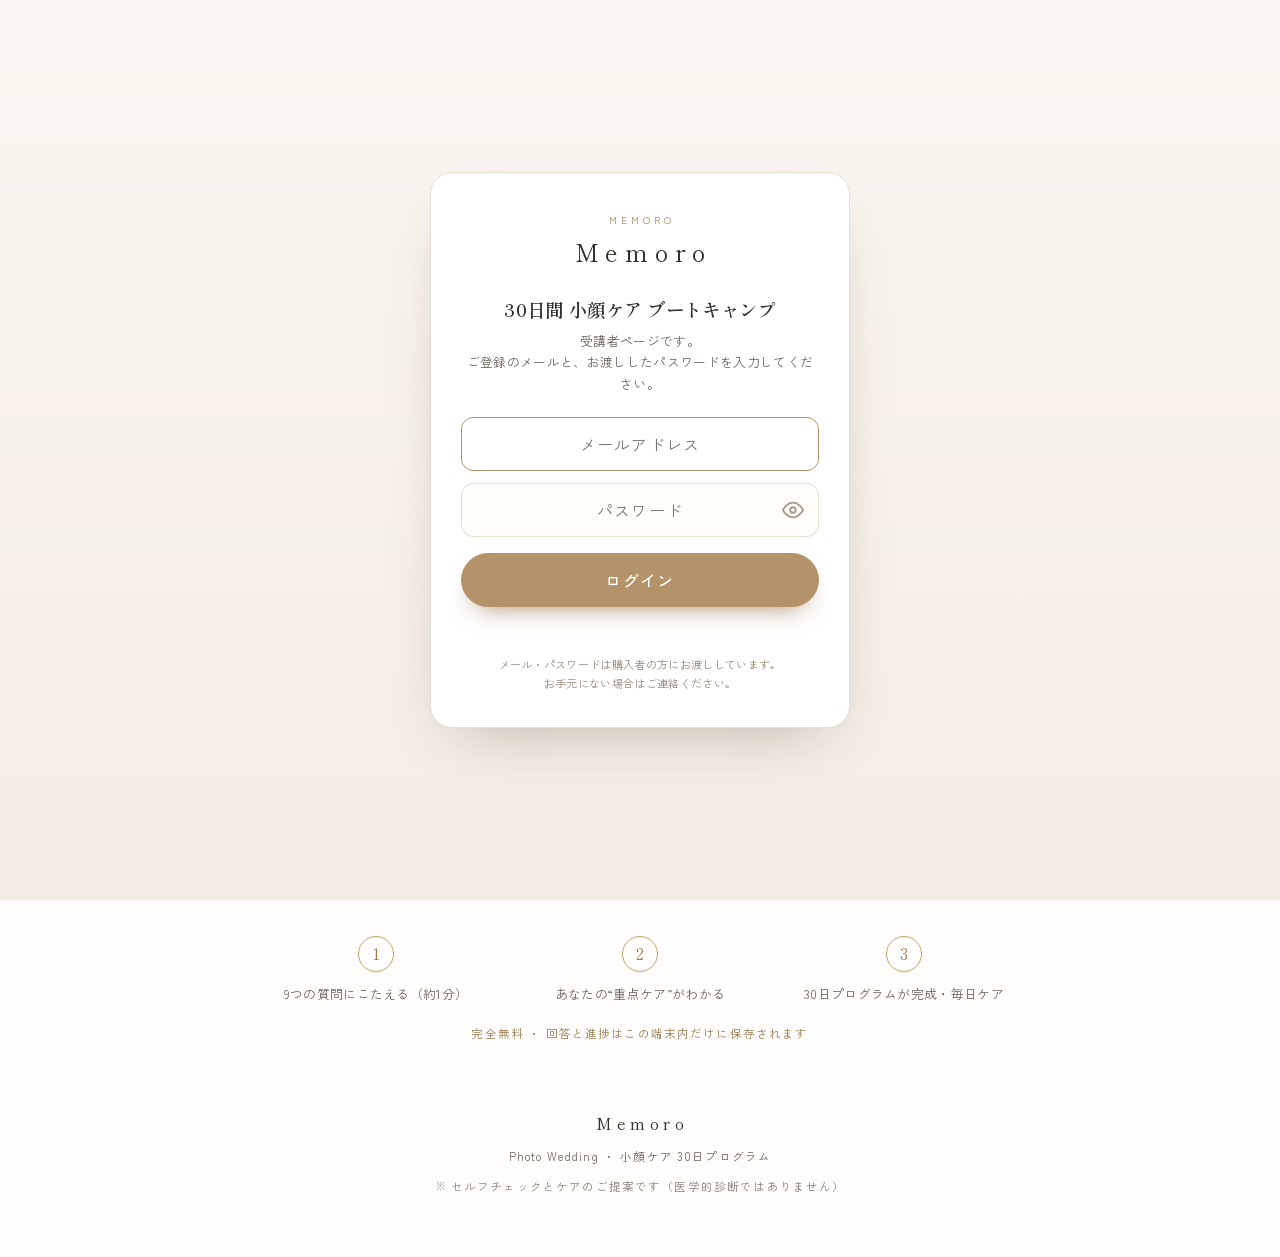
<file: index.html>
<!doctype html>
<html lang="ja">
<head>
<meta charset="utf-8">
<meta name="viewport" content="width=device-width, initial-scale=1">
<title>30日間 小顔ケア ブートキャンプ｜Memoro</title>
<meta name="description" content="9つの質問（と任意で顔写真）から、あなたに合った朝夜の小顔ケアを30日分に。むくみ・エラの張り・姿勢・二重あご・左右差を、写真映えする印象へ整えるフォトウェディングMemoroのケアプログラム。">
<meta name="theme-color" content="#FBF7F1">
<meta name="apple-mobile-web-app-capable" content="yes">
<meta name="mobile-web-app-capable" content="yes">
<meta name="apple-mobile-web-app-status-bar-style" content="default">
<meta name="apple-mobile-web-app-title" content="小顔ケア">
<link rel="apple-touch-icon" href="apple-touch-icon.png">
<link rel="icon" type="image/png" sizes="32x32" href="favicon-32.png">
<link rel="manifest" href="manifest.json">
<link rel="preconnect" href="https://fonts.googleapis.com">
<link rel="preconnect" href="https://fonts.gstatic.com" crossorigin>
<link href="https://fonts.googleapis.com/css2?family=Shippori+Mincho:wght@500;600;700&family=Zen+Kaku+Gothic+New:wght@400;500;700&family=Zen+Kurenaido&family=Parisienne&display=swap" rel="stylesheet">
<link rel="stylesheet" href="styles.css">
<link rel="stylesheet" href="program.css">
</head>
<body>

<!-- 受講者認証ゲート（api:'demo'はローカル確認用。本番はWorkerのURLに差し替え） -->
<script>window.MEMORO_AUTH={ api:'https://memoro-auth.yuya-suzuki-37.workers.dev', product:'kogao', title:'30日間 小顔ケア ブートキャンプ' }</script>
<script src="gate.js"></script>

<div class="bc-banner">
  <span class="bc-eyebrow">MEMORO 30-DAY CARE</span>
  <div class="bc-title"><span class="bc-ico"><svg viewBox="0 0 24 24" width="1em" height="1em" fill="currentColor"><path d="M12 3l1.7 5.1a3 3 0 0 0 2.2 2.2L21 12l-5.1 1.7a3 3 0 0 0-2.2 2.2L12 21l-1.7-5.1a3 3 0 0 0-2.2-2.2L3 12l5.1-1.7a3 3 0 0 0 2.2-2.2z"/></svg></span>30日間<b>小顔</b>ブートキャンプ</div>
</div>

<!-- ============ INTRO（studio cloriモデリング・写真＋キャッチ） ============ -->
<section class="hero" id="intro">
  <div class="hero-photo">
    <div class="hero-bg"></div>
    <div class="hero-logo">Memoro<small>KOGAO CARE</small></div>
  </div>
  <div class="hero-text">
    <p class="hero-script">for your special day</p>
    <h1 class="hero-catch">式まで、あと<span class="accent">30</span>日。</h1>
    <p class="hero-hw">あなただけの小顔ケアを、毎日ひとつ</p>
    <div class="btn-row">
      <button class="btn btn-primary" id="btn-start">無料で診断をはじめる</button>
      <button class="btn-ghost" id="btn-continue" hidden>前回の続きから</button>
    </div>
  </div>
  <div class="hero-detail wrap">
    <p class="lead">9つの質問にこたえると、いまのあなたに必要な「朝と夜のケア」を30日分に組みます。1日およそ3〜5分・道具なし。むくみ・エラの張り・姿勢・二重あご・左右差を、写真映えする印象へ。</p>
    <div class="howto">
      <div class="step"><div class="n">1</div><p>9つの質問にこたえる（約1分）</p></div>
      <div class="step"><div class="n">2</div><p>あなたの“重点ケア”がわかる</p></div>
      <div class="step"><div class="n">3</div><p>30日プログラムが完成・毎日ケア</p></div>
    </div>
    <p class="hero-note">完全無料 ・ 回答と進捗はこの端末内だけに保存されます</p>
  </div>
</section>

<!-- ============ FACE（app描画・任意の顔写真ステップ） ============ -->
<main class="section wrap" id="face" hidden></main>

<!-- ============ QUIZ（app描画） ============ -->
<main class="section wrap" id="quiz" hidden></main>

<!-- ============ RESULT（app描画） ============ -->
<main class="section wrap" id="result" hidden></main>

<footer class="foot">
  <div class="brand">Memoro</div>
  <p>Photo Wedding ・ 小顔ケア 30日プログラム</p>
  <p style="margin-top:8px;opacity:.8">※ セルフチェックとケアのご提案です（医学的診断ではありません）</p>
</footer>

<script type="module" src="app-kogao.js"></script>
</body>
</html>
</file>
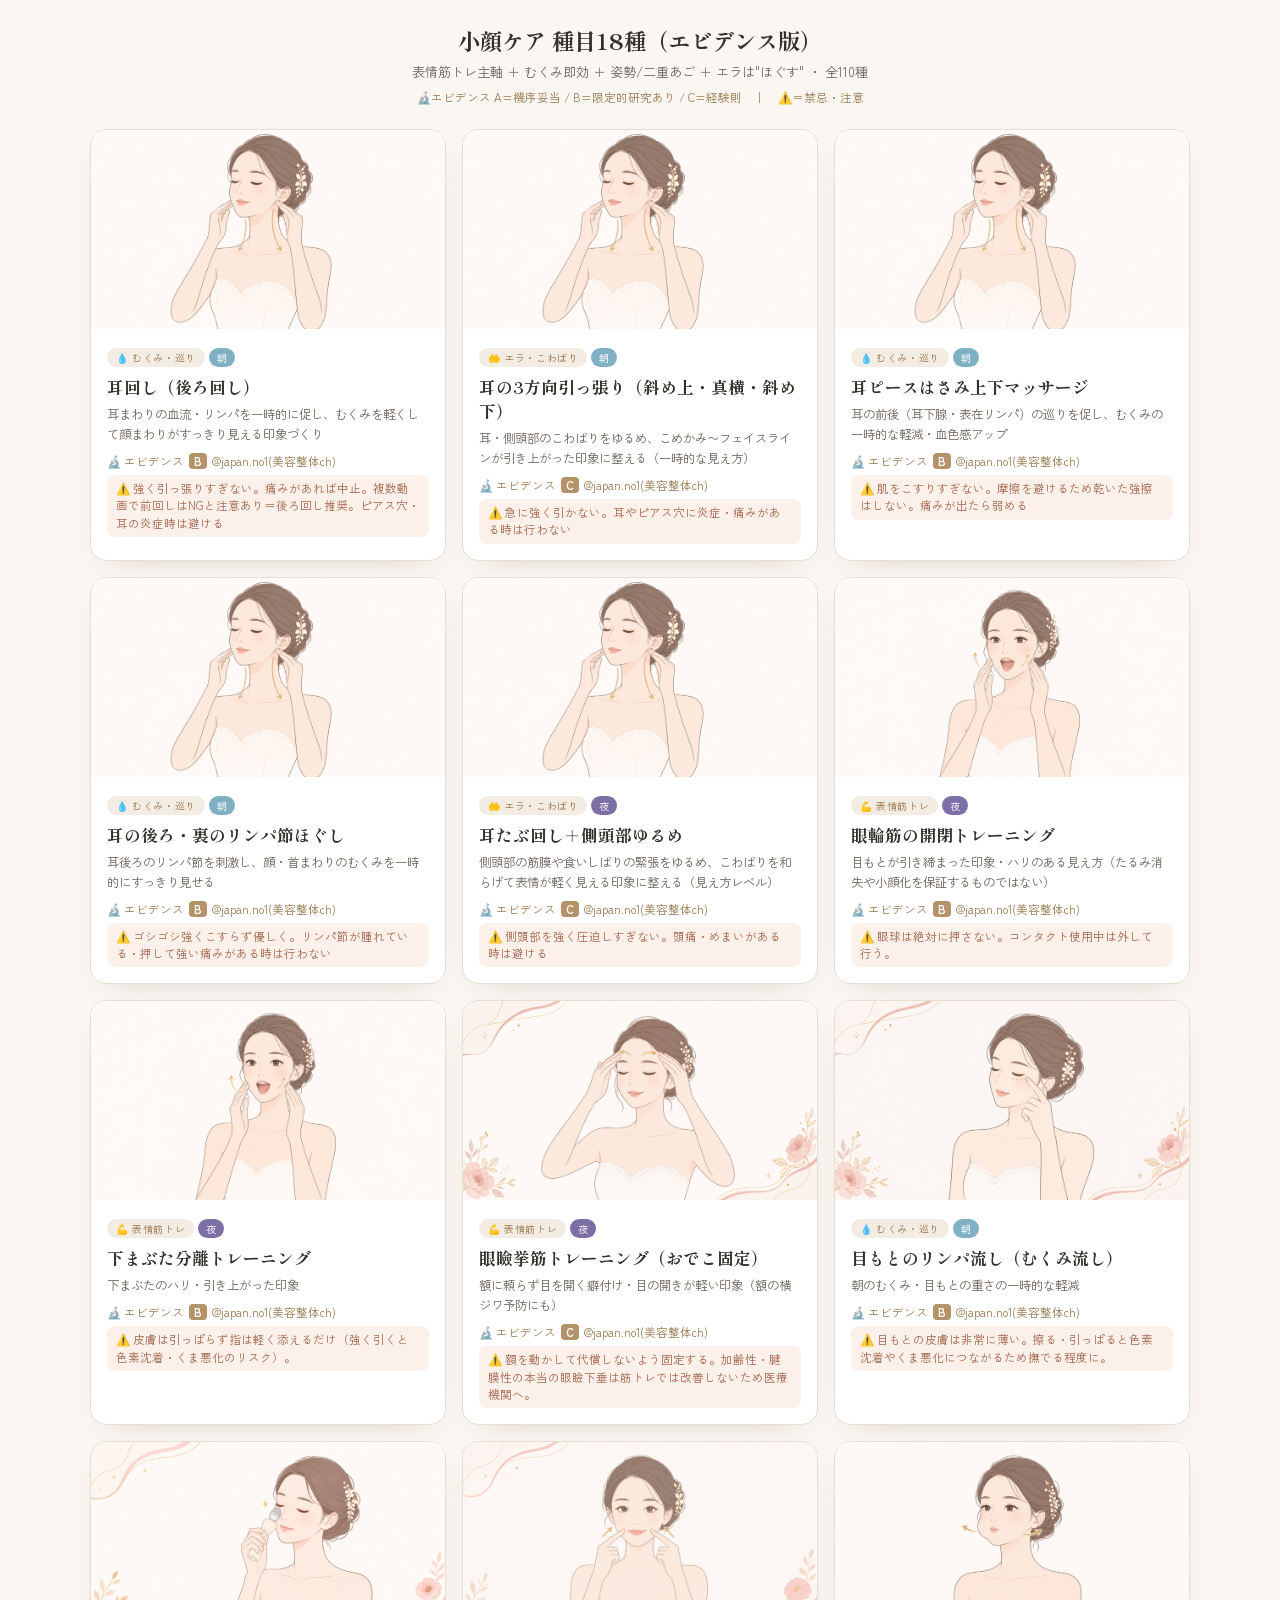
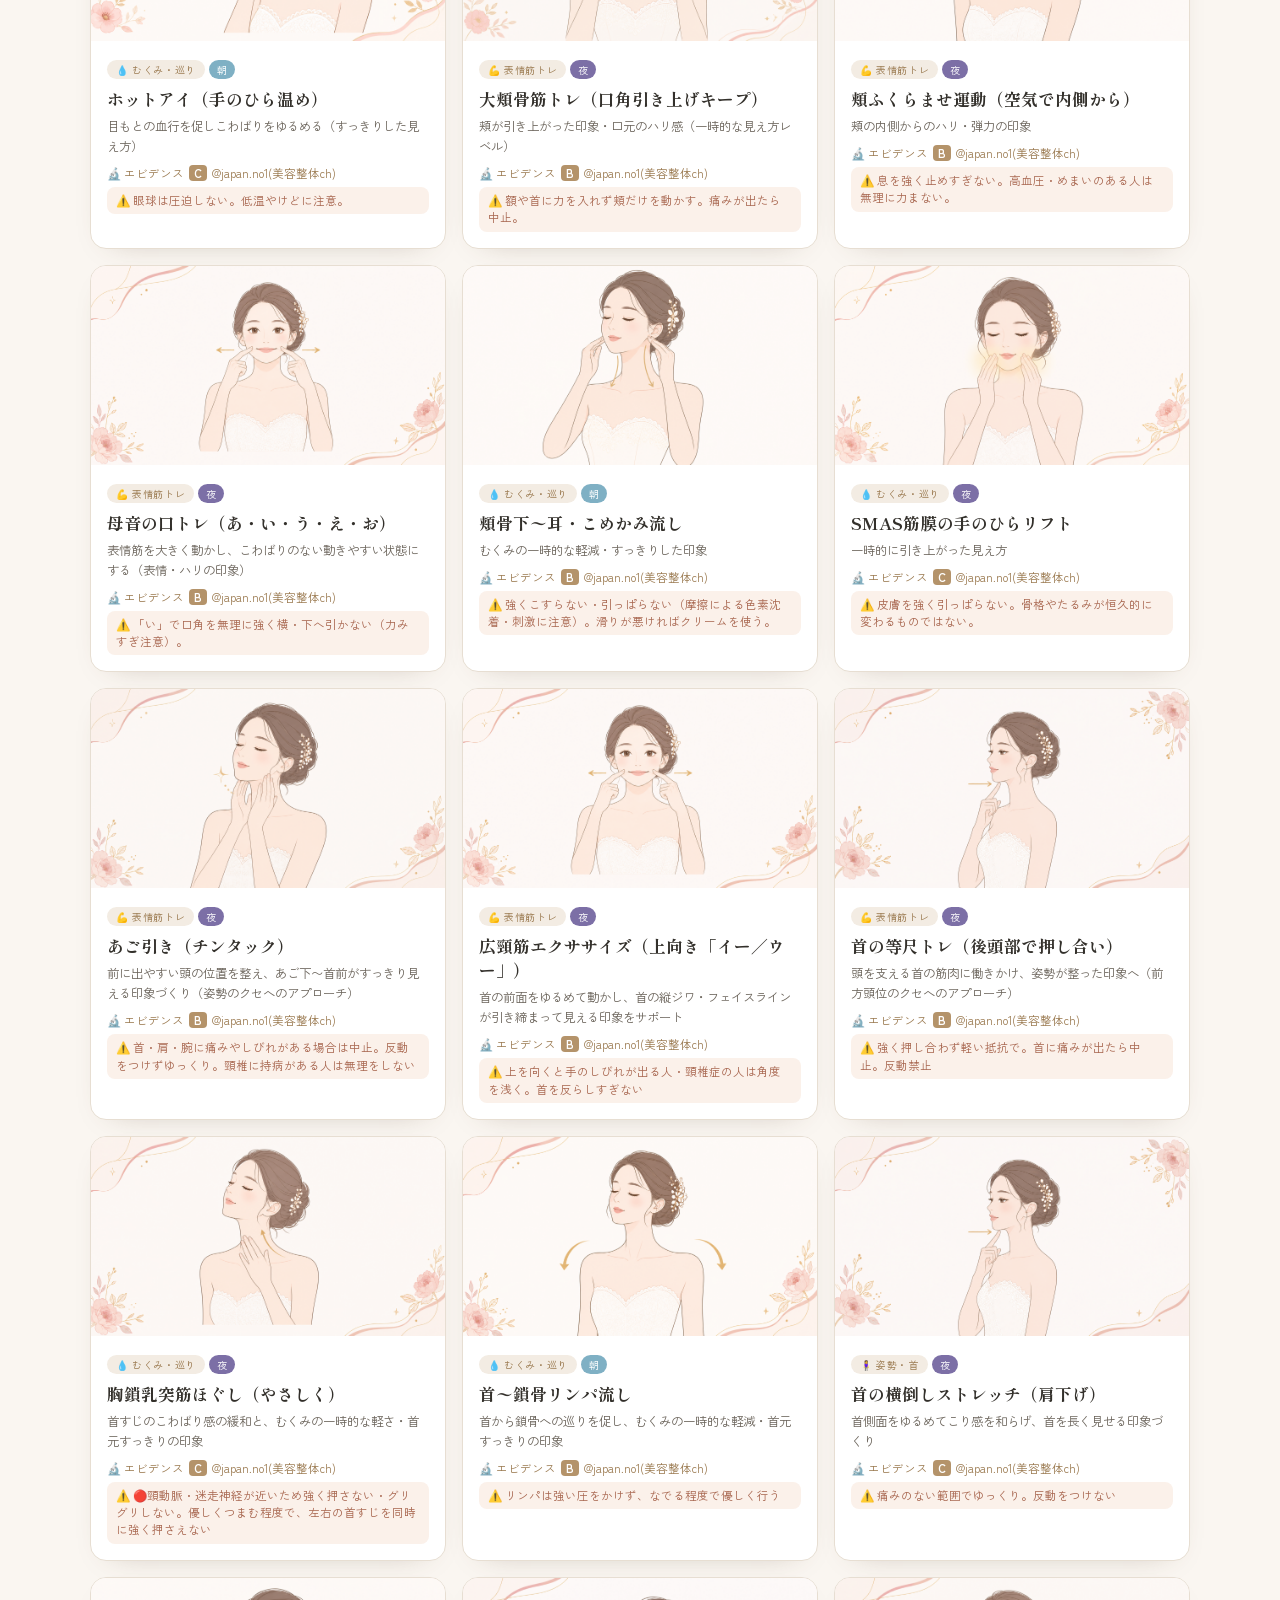
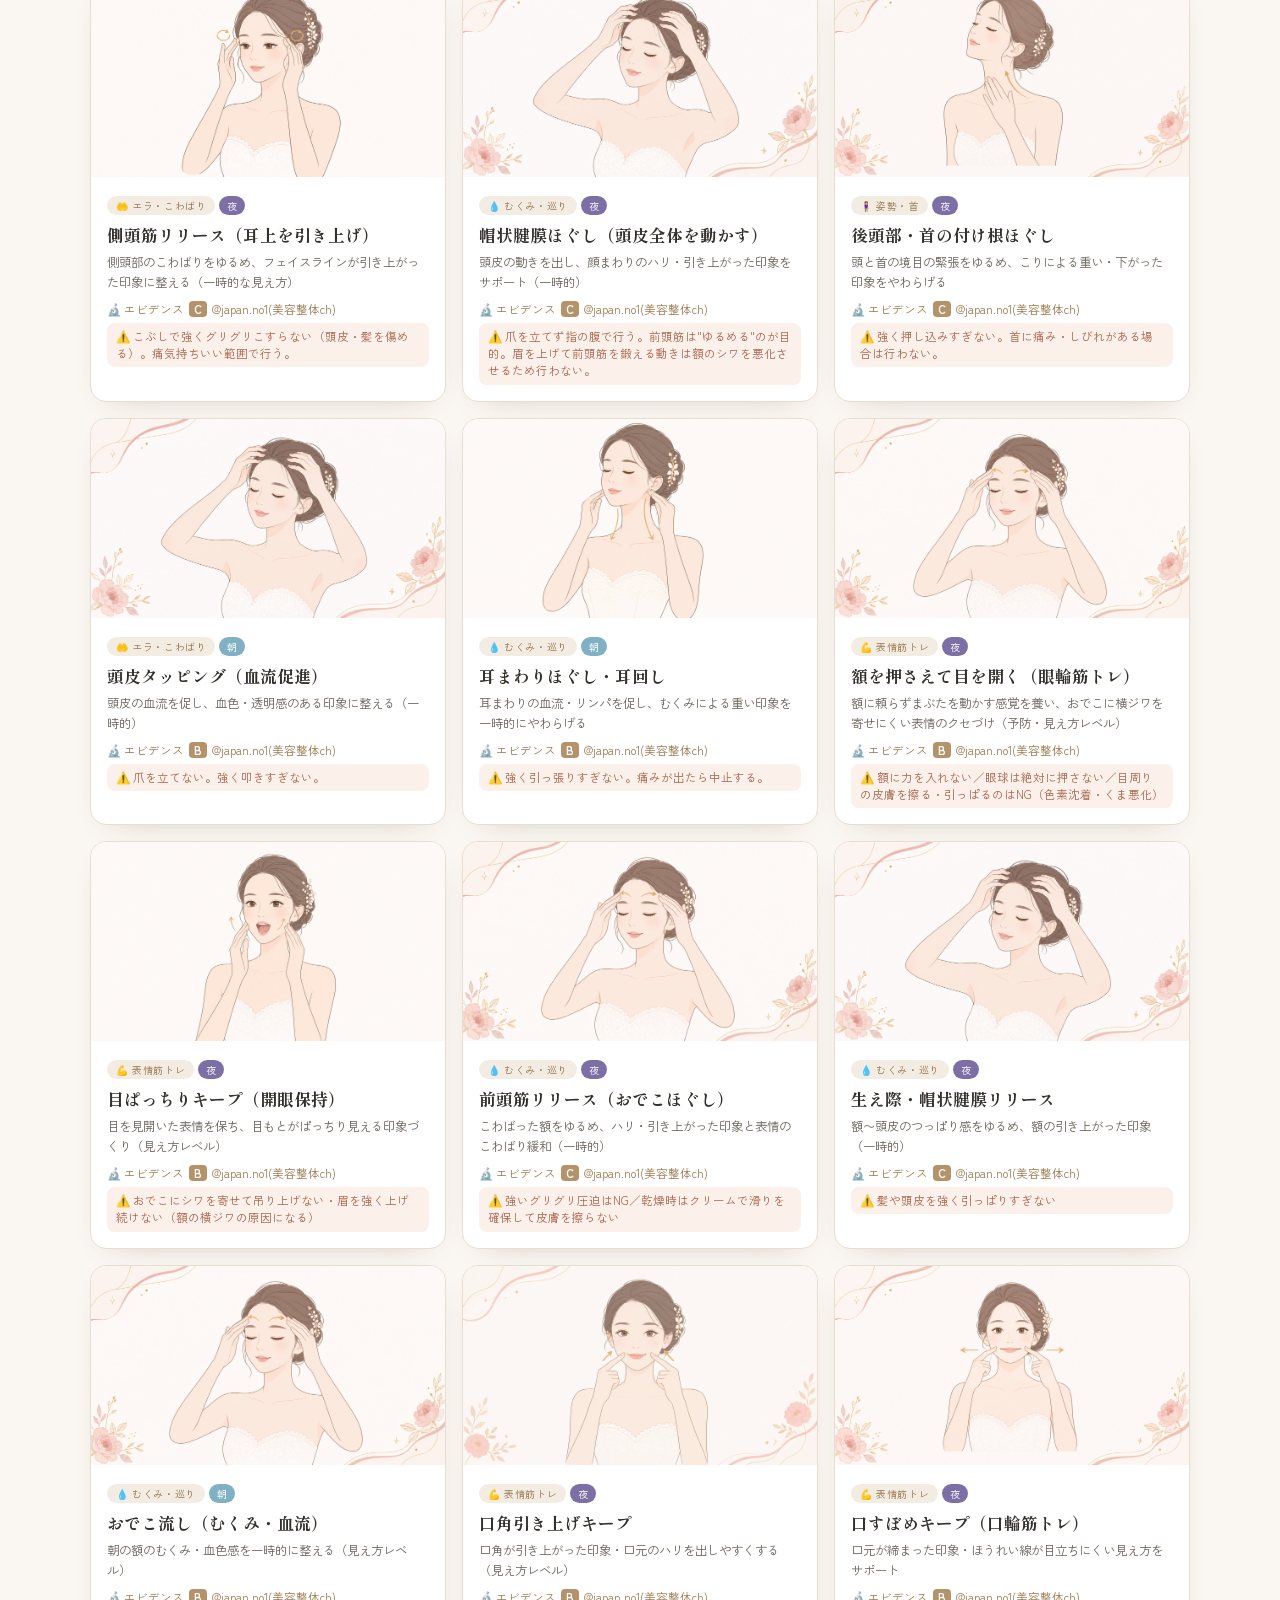
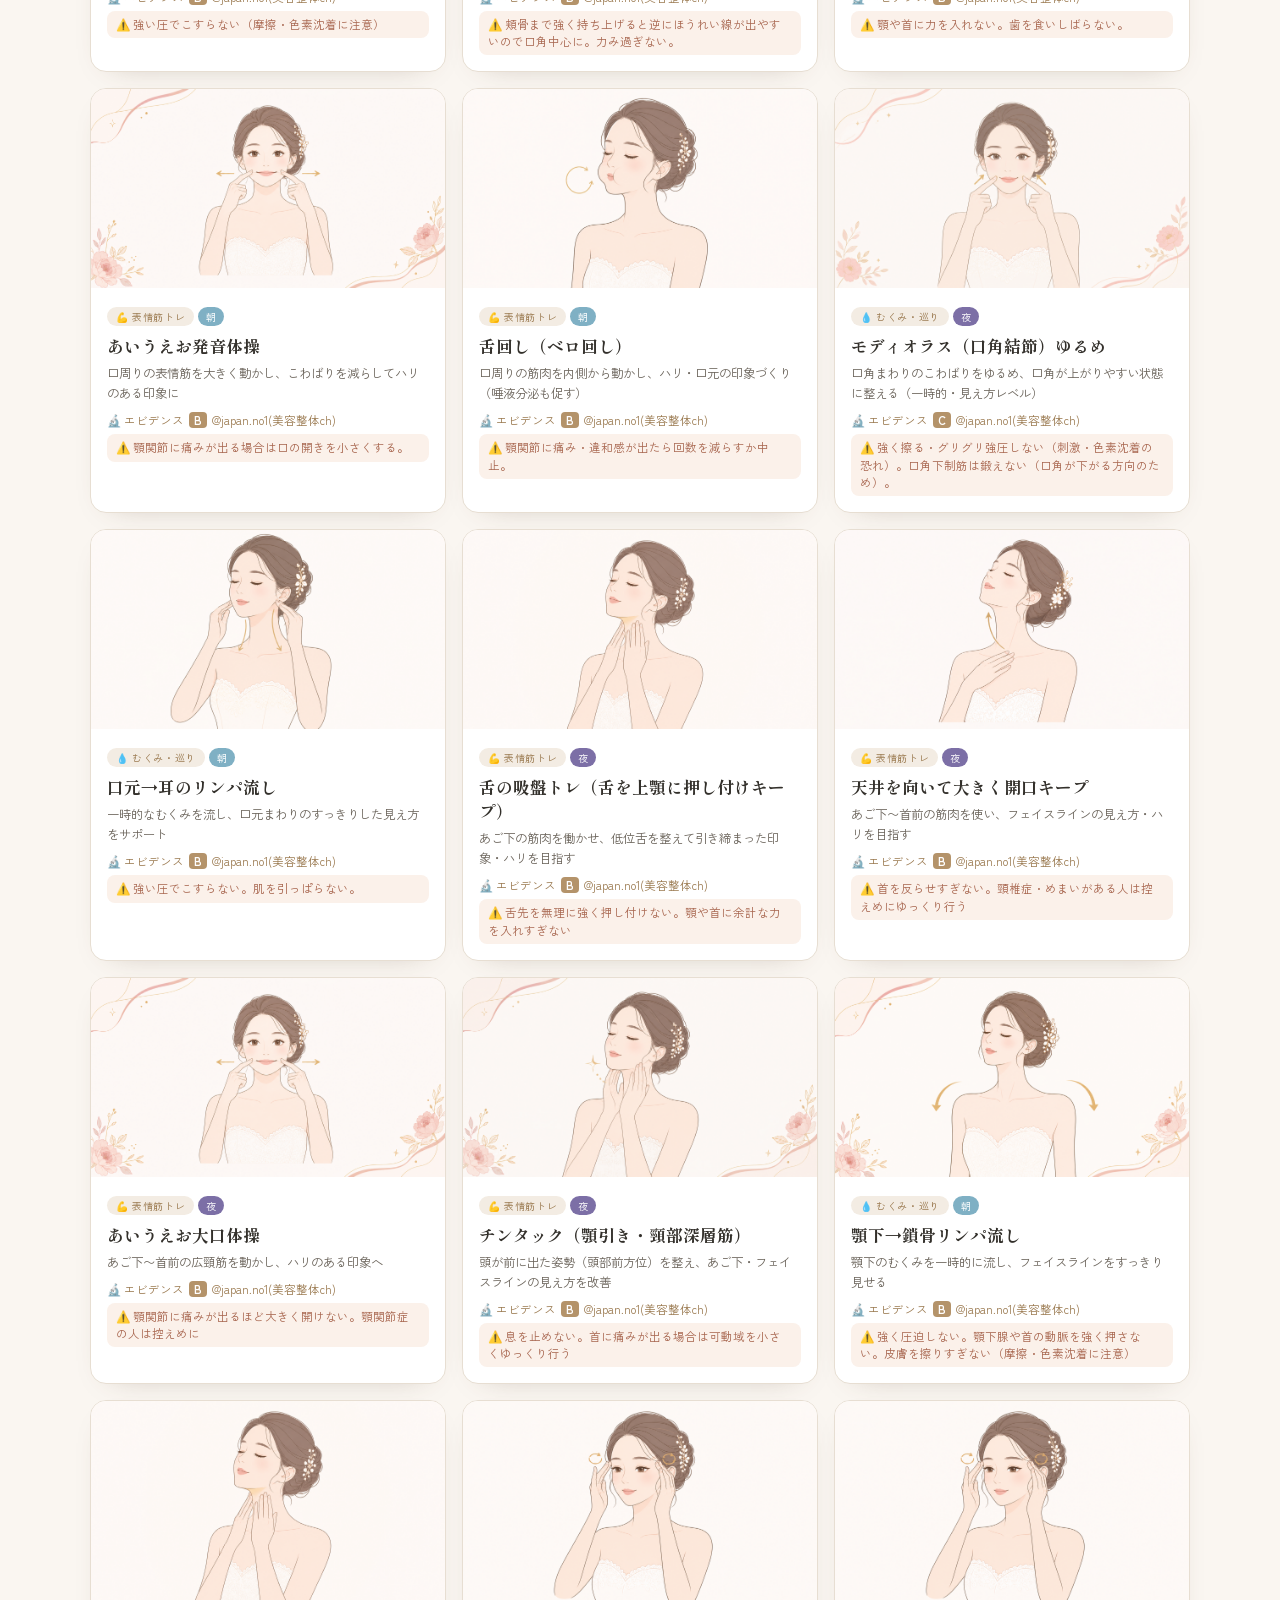
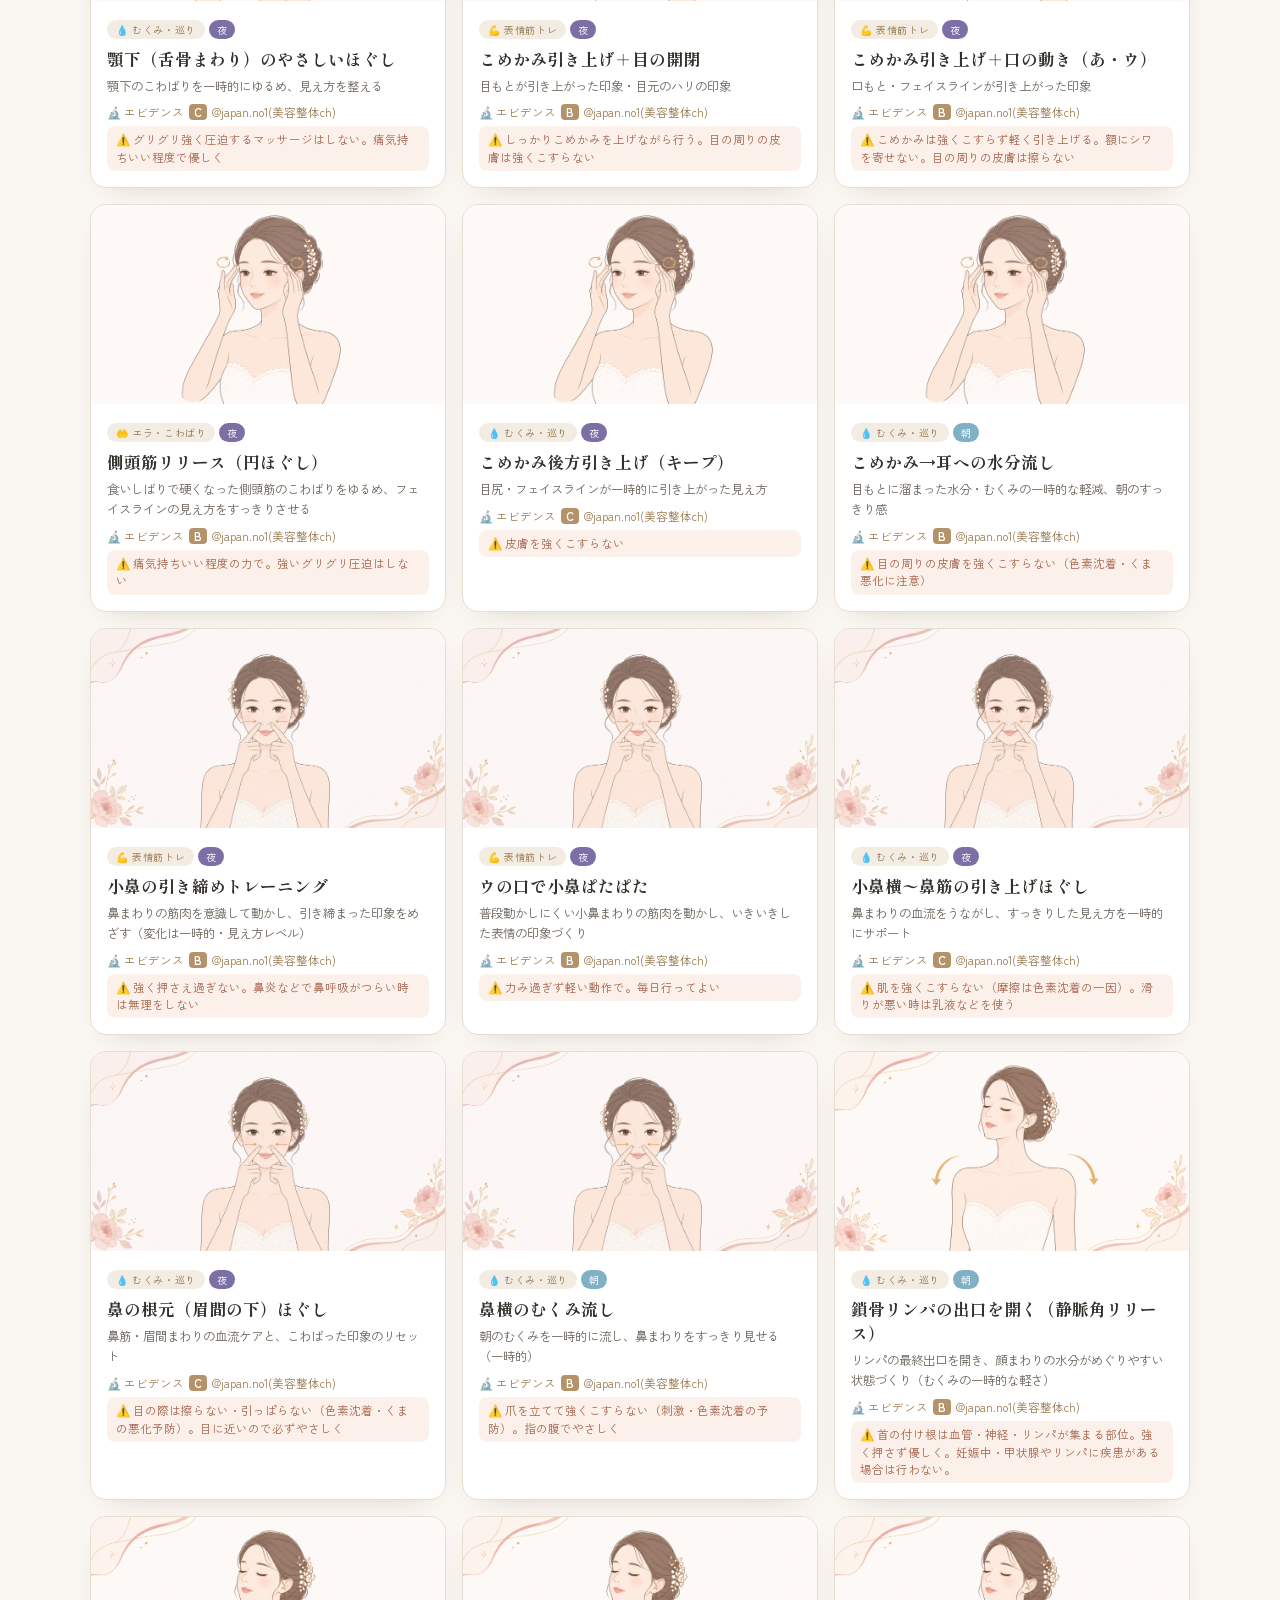
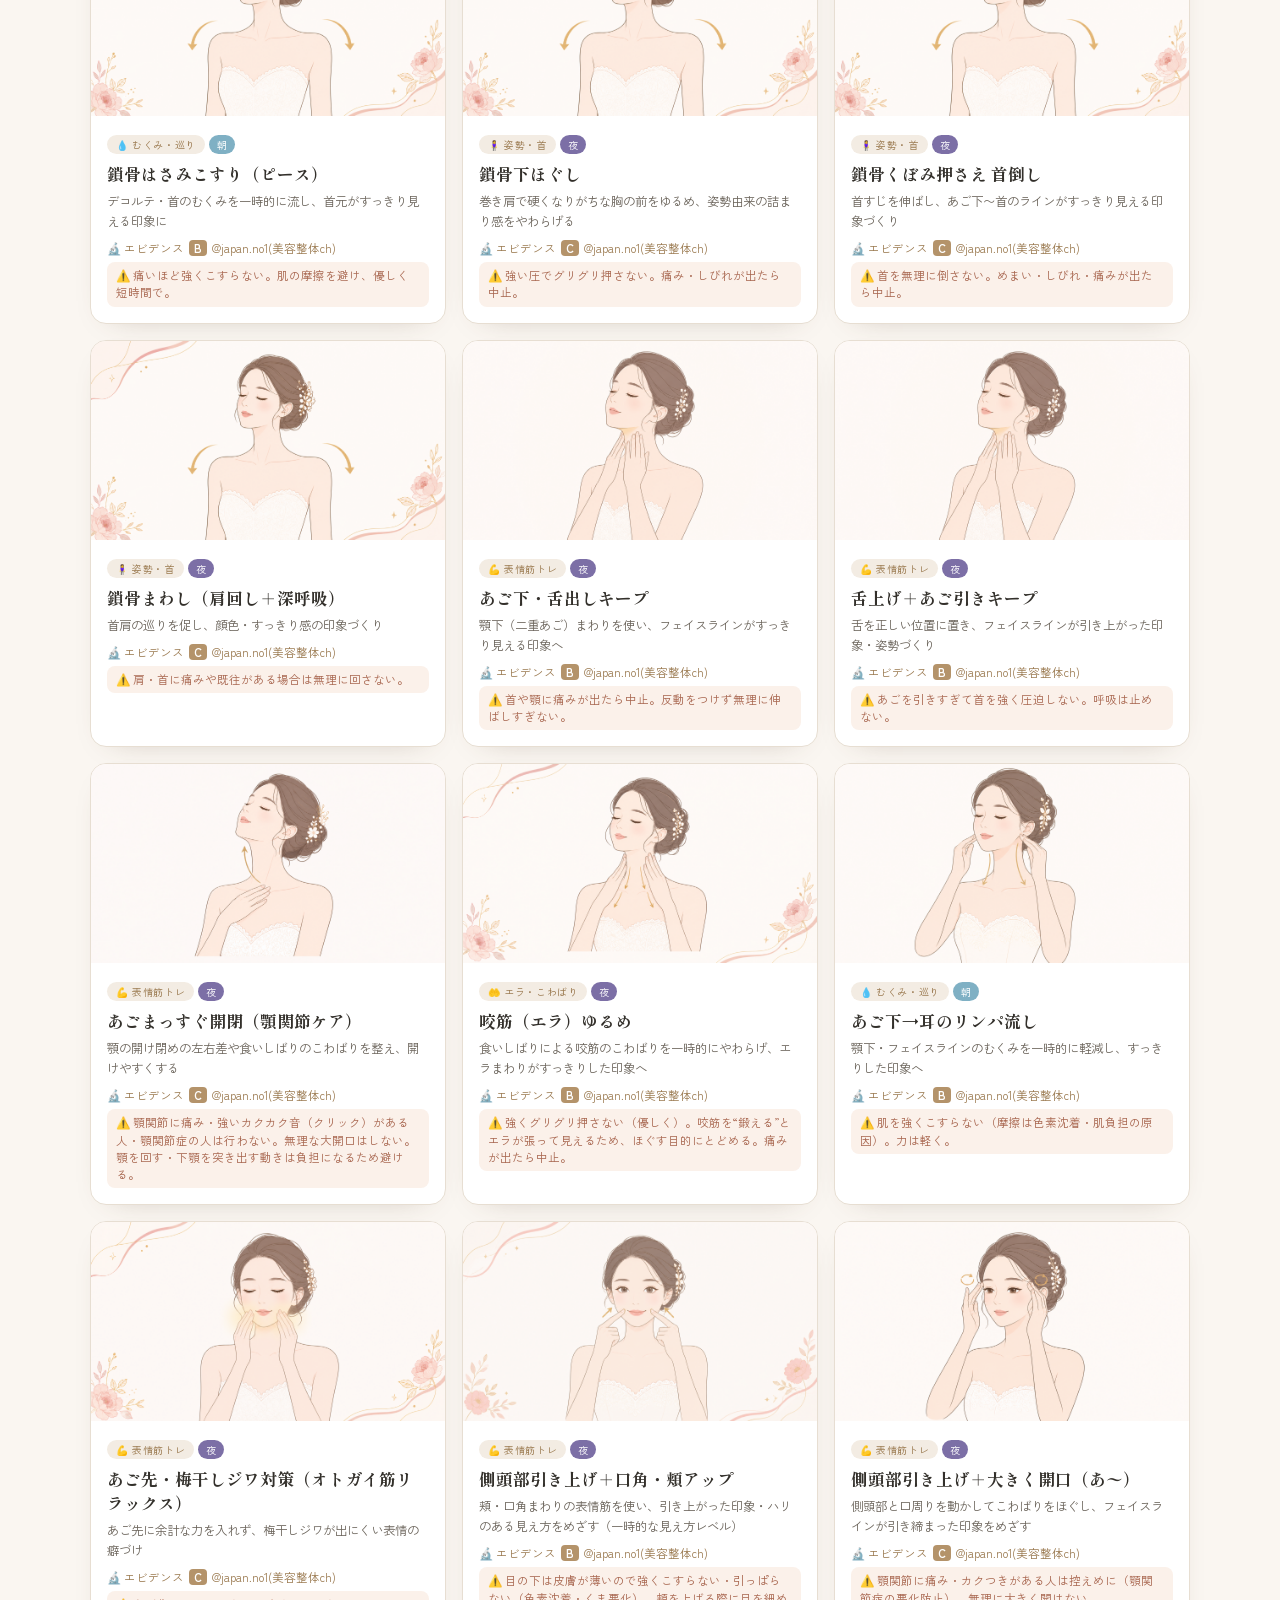
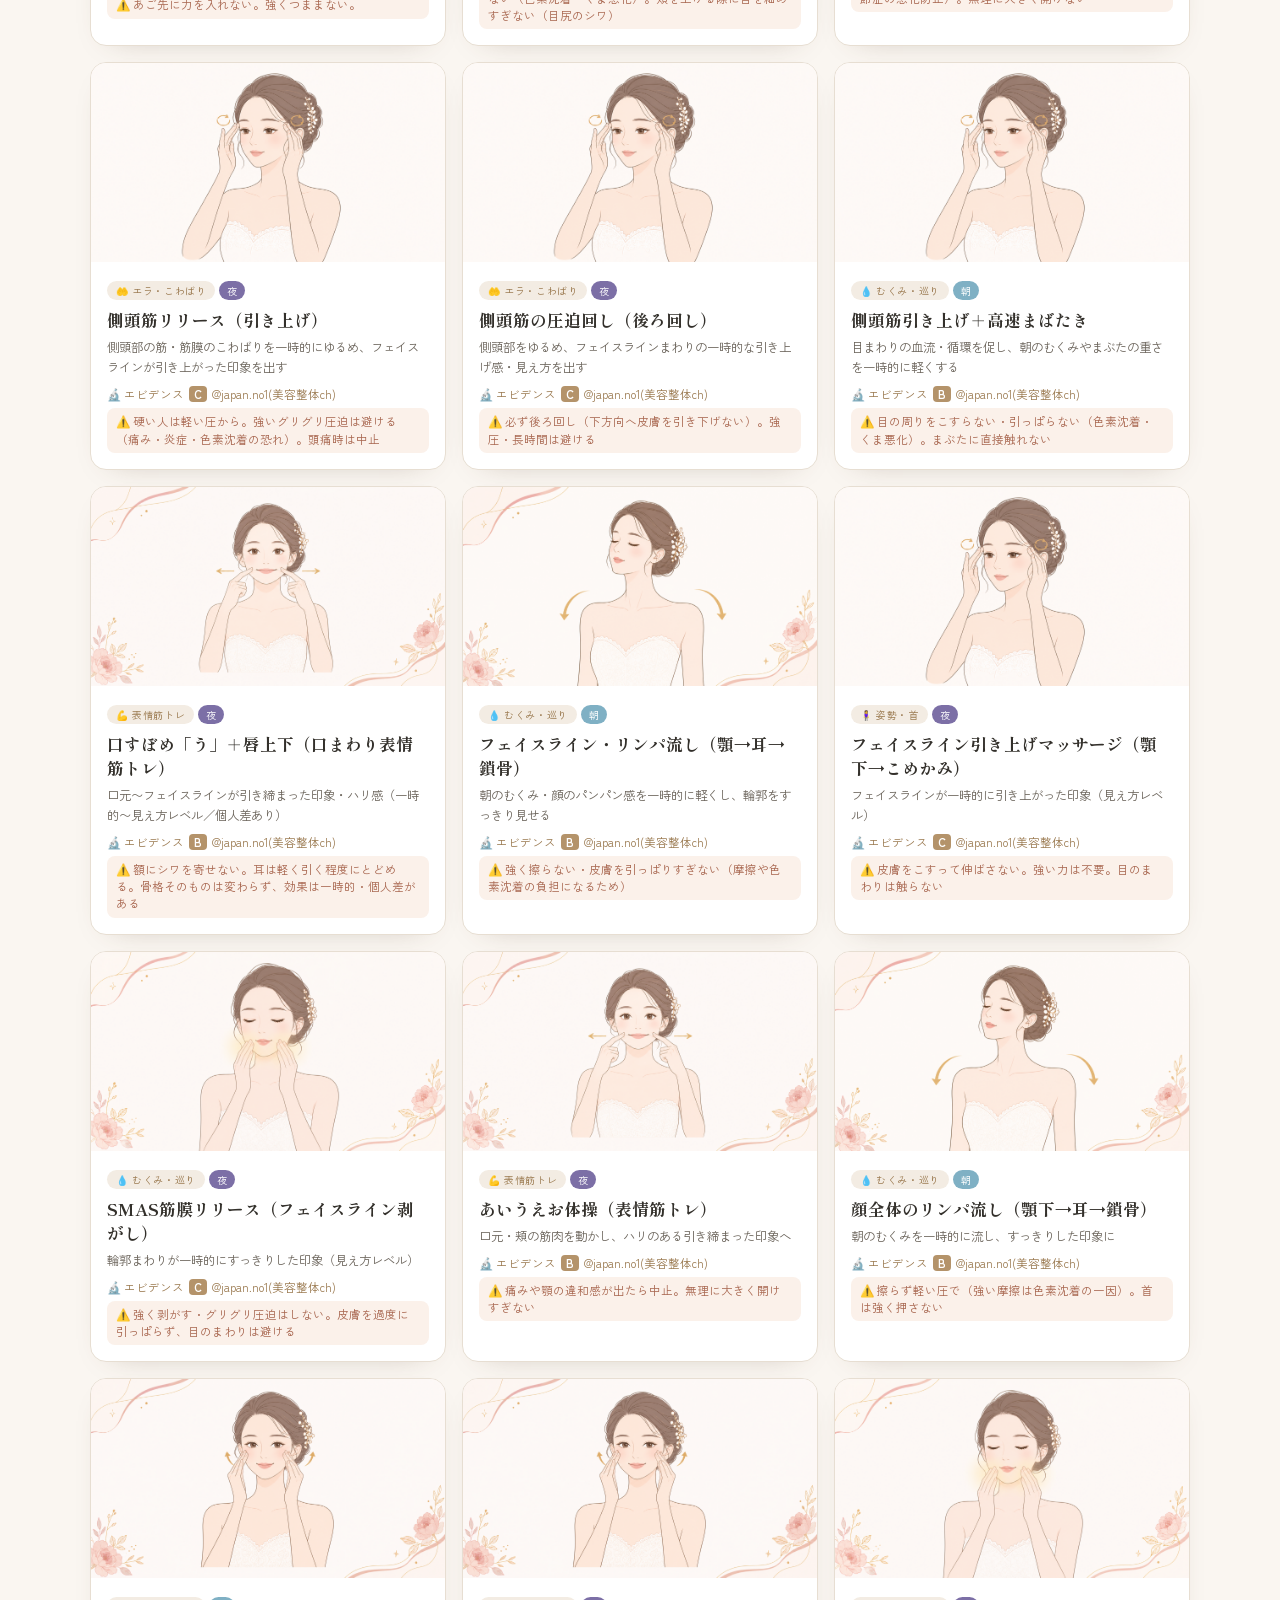
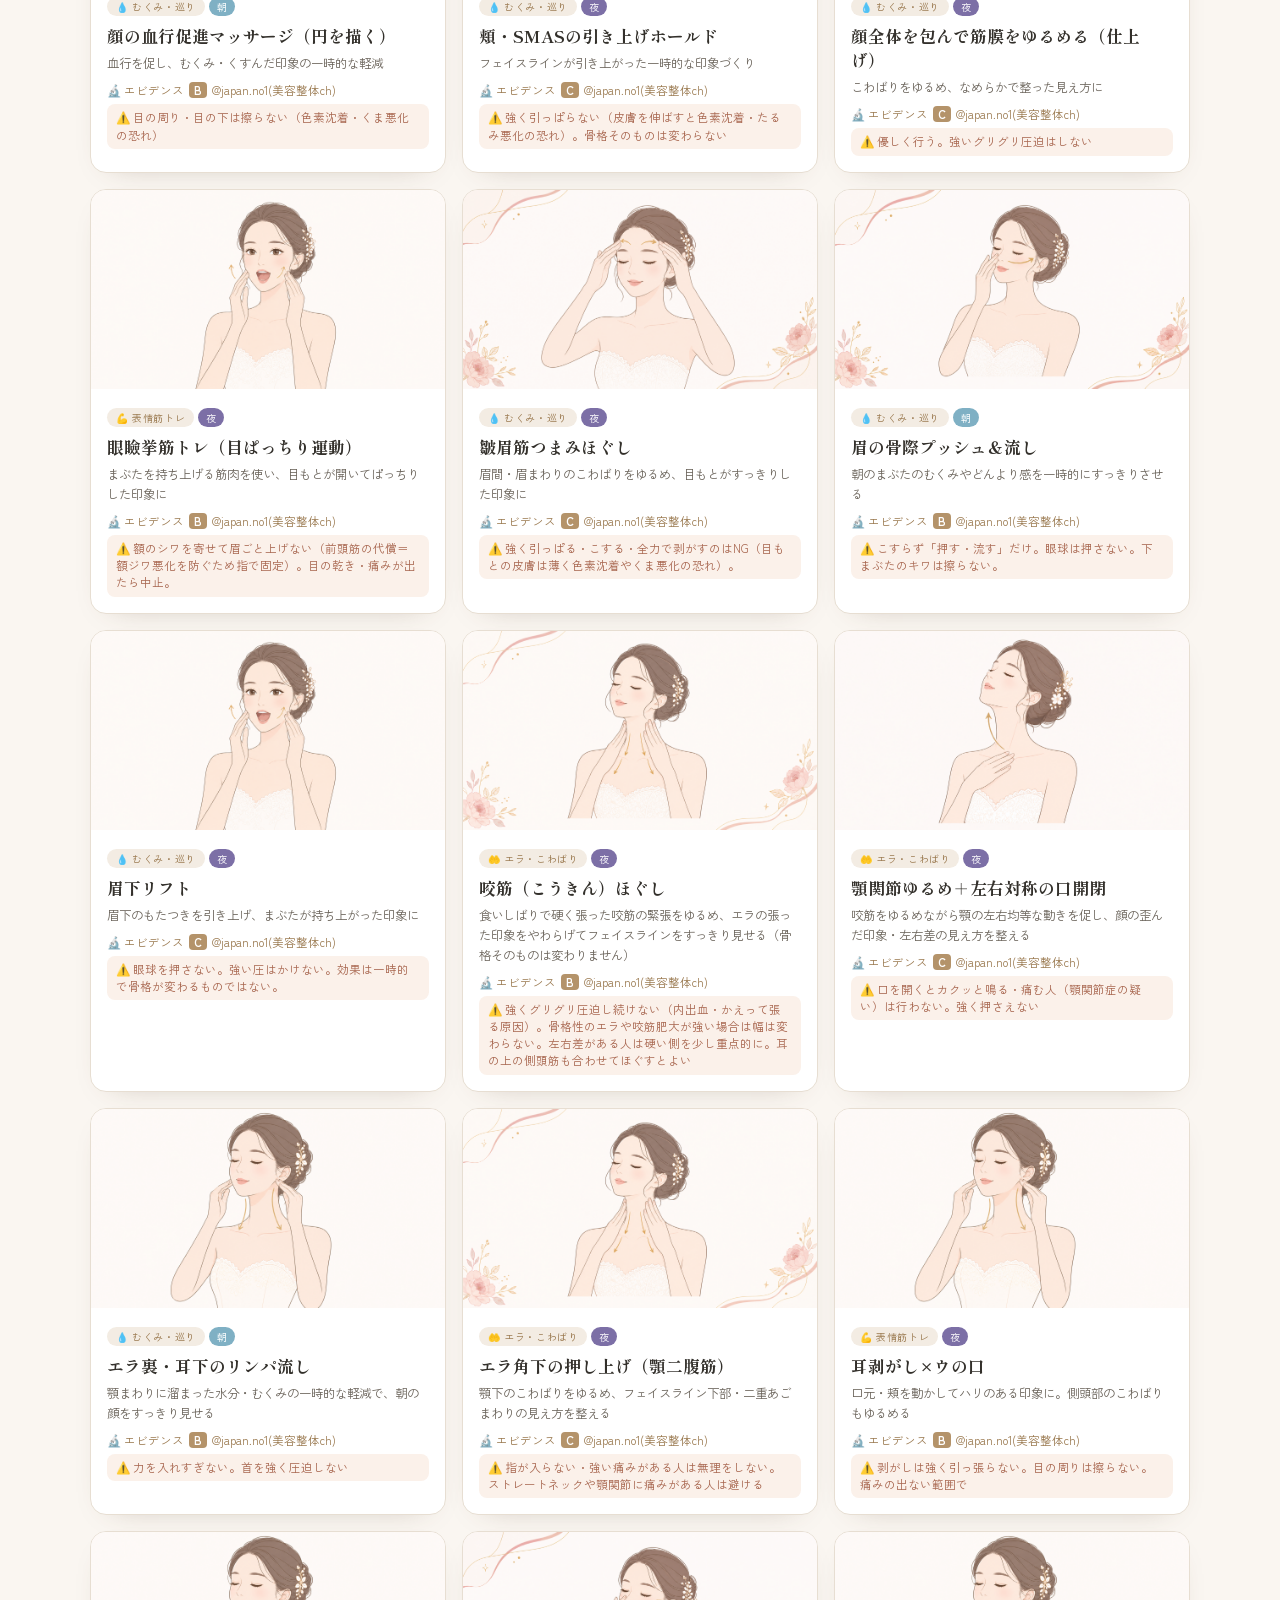
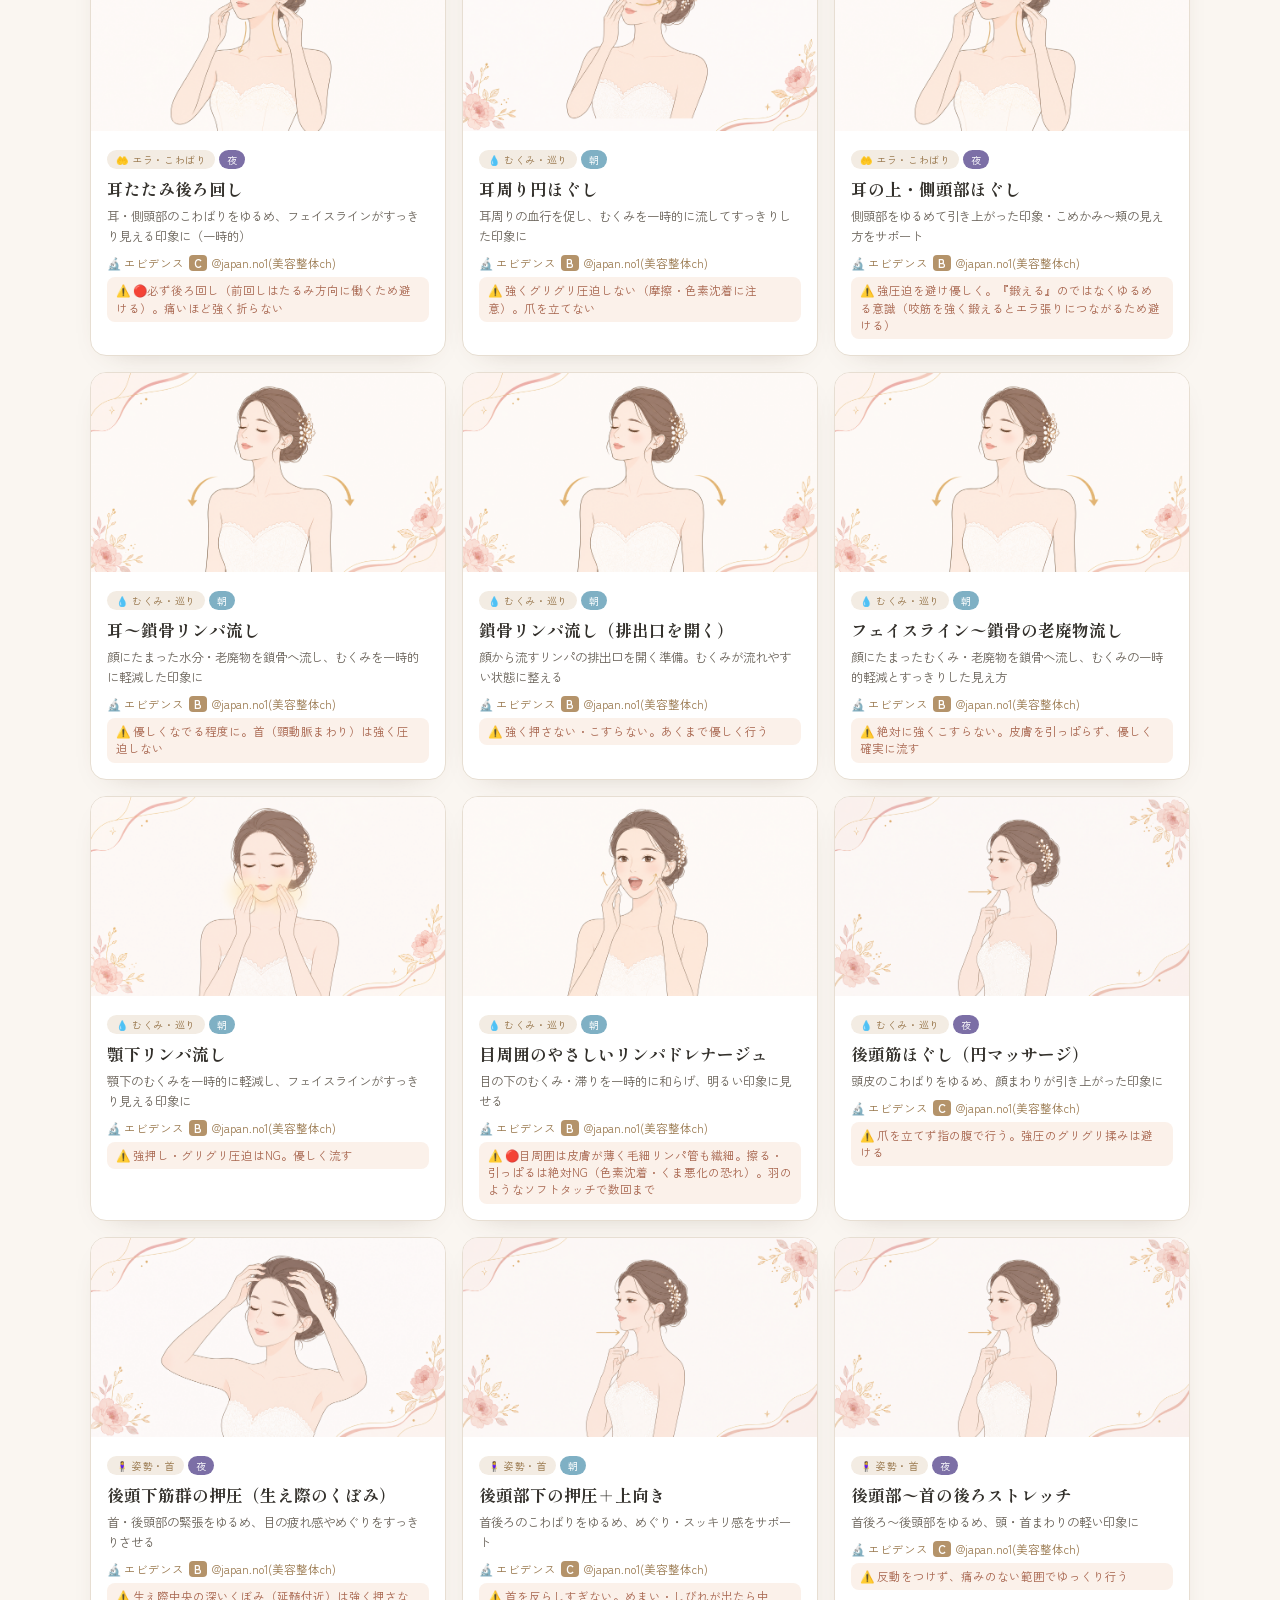
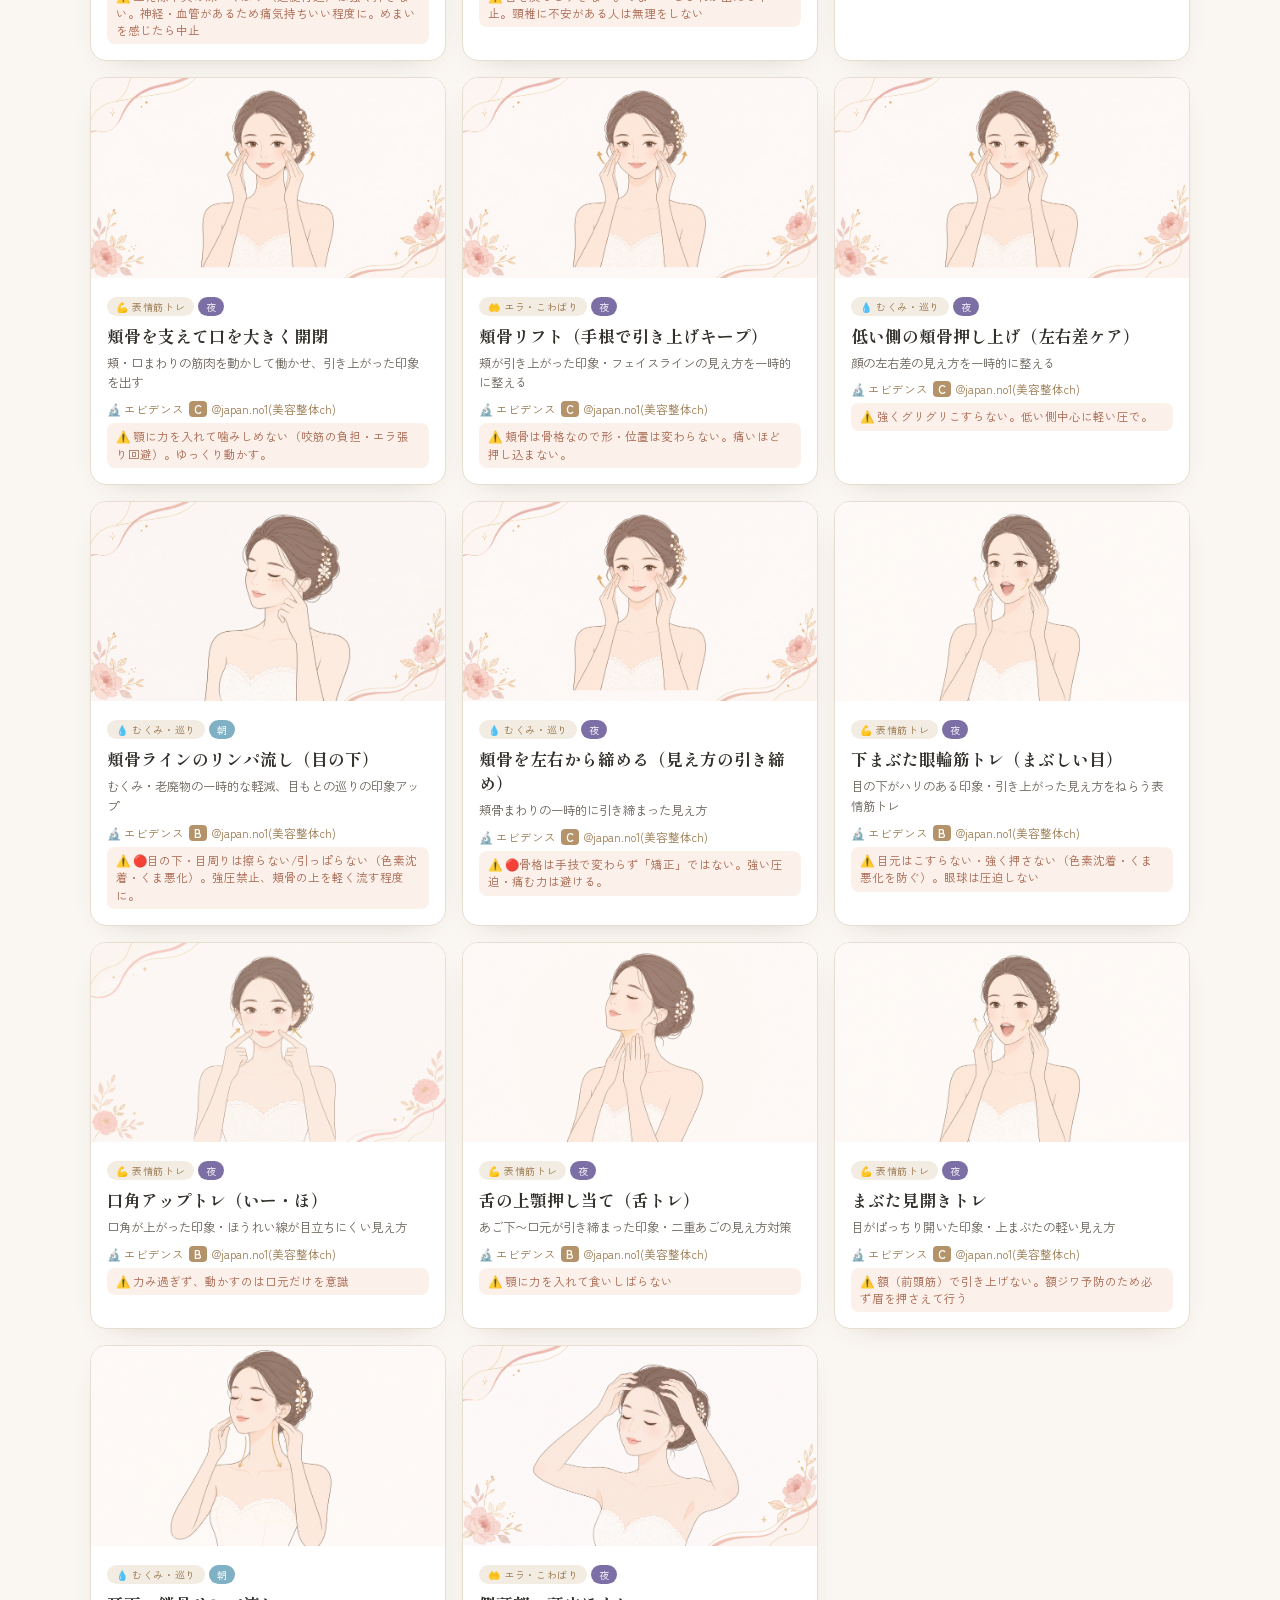
<file: check-illust.html>
<!doctype html>
<html lang="ja">
<head>
<meta charset="utf-8">
<meta name="viewport" content="width=device-width, initial-scale=1">
<title>小顔ケア 種目18種 チェック</title>
<link href="https://fonts.googleapis.com/css2?family=Shippori+Mincho:wght@600;700&family=Zen+Kaku+Gothic+New:wght@400;500;700&display=swap" rel="stylesheet">
<style>
  :root{ --gold:#B4936A; --gold-deep:#9A794F; --ink:#33302B; --soft:#6B645B; --line:#E7DED2; }
  *{ box-sizing:border-box; margin:0; padding:0; }
  body{ font-family:"Zen Kaku Gothic New",sans-serif; background:#FAF6F1; color:var(--ink); padding:24px 16px 60px; }
  h1{ font-family:"Shippori Mincho",serif; text-align:center; font-size:1.4rem; margin-bottom:6px; }
  .sub{ text-align:center; color:var(--soft); font-size:.82rem; margin-bottom:8px; }
  .legend{ text-align:center; font-size:.72rem; color:var(--gold-deep); margin-bottom:24px; }
  .grid{ display:grid; grid-template-columns:repeat(auto-fill,minmax(300px,1fr)); gap:16px; max-width:1100px; margin:0 auto; }
  .card{ background:#fff; border:1px solid var(--line); border-radius:16px; overflow:hidden; box-shadow:0 10px 30px -22px rgba(80,60,40,.4); }
  .card img{ width:100%; aspect-ratio:16/9; object-fit:cover; background:#F3ECE3; display:block; }
  .card .noimg{ width:100%; aspect-ratio:16/9; background:#F3ECE3; display:flex; align-items:center; justify-content:center; font-size:2rem; color:#C9BBA6; }
  .body{ padding:14px 16px 16px; }
  .cat{ display:inline-block; font-size:10px; letter-spacing:.06em; color:var(--gold-deep); background:#F3ECE3; padding:2px 9px; border-radius:20px; }
  .slot{ display:inline-block; font-size:10px; color:#fff; border-radius:20px; padding:2px 8px; margin-left:4px; }
  .slot.朝{ background:#7FB0C4; } .slot.夜{ background:#7C6FA6; }
  h3{ font-family:"Shippori Mincho",serif; font-size:1.05rem; margin:8px 0 6px; }
  .purpose{ font-size:.78rem; color:var(--soft); line-height:1.6; margin-bottom:8px; }
  .evi{ font-size:.72rem; color:var(--gold-deep); }
  .evi b{ background:var(--gold); color:#fff; border-radius:4px; padding:0 5px; margin:0 2px; }
  .caution{ font-size:.72rem; color:#A8664F; background:#FBF1EA; border-radius:8px; padding:5px 9px; margin-top:6px; line-height:1.5; }
</style>
</head>
<body>
<h1>小顔ケア 種目18種（エビデンス版）</h1>
<p class="sub">表情筋トレ主軸 ＋ むくみ即効 ＋ 姿勢/二重あご ＋ エラは"ほぐす"</p>
<p class="legend">🔬エビデンス A=機序妥当 / B=限定的研究あり / C=経験則　｜　⚠️＝禁忌・注意</p>
<div class="grid" id="grid"></div>

<script type="module">
import { DB_KOGAO, KOGAO_CATEGORY } from './db-kogao.js';
const grid = DB_KOGAO.map(e => {
  const cat = KOGAO_CATEGORY[e.category] || { name:e.category, icon:'' };
  return `
  <div class="card">
    <img src="illust/${e.illust}" alt="" onerror="this.outerHTML='<div class=noimg>${cat.icon||'✨'}</div>'">
    <div class="body">
      <span class="cat">${cat.icon||''} ${cat.name}</span><span class="slot ${e.slot}">${e.slot}</span>
      <h3>${e.name}</h3>
      <p class="purpose">${e.purpose}</p>
      <p class="evi">🔬 エビデンス <b>${e.evidence.lv}</b> ${e.evidence.src||''}</p>
      ${e.caution ? `<p class="caution">⚠️ ${e.caution}</p>` : ''}
    </div>
  </div>`;
}).join('');
document.getElementById('grid').innerHTML = grid;
document.querySelector('.sub').innerHTML += ` ・ 全${DB_KOGAO.length}種`;
</script>
</body>
</html>
</file>
<file: styles.css>
/* =================================================================
   Memoro — 小顔ケア 30日（アイボリー×シャンパンゴールド×明朝）
   posture-30day/styles.css を土台に、問診・結果・生活プランを追加。
   ================================================================= */
:root{
  --bg:#FFFDFC; --bg-soft:#FFFFFF; --card:#FFFFFF; --cream:#FFFDF8; --ivory:#FAF6F1;
  --ink:#33302B; --ink-soft:#6B645B; --line:#E7DED2;
  --gold:#C2A268; --gold-deep:#9A7B4F; --blush:#EAD4CD; --rose:#C88A82;
  --green:#2F5A4A; --yellow:#EFC75E;
  --good:#8AA98C; --warn:#D8A96A; --bad:#C58274;
  --morning:#7FB0C4; --night:#7C6FA6;
  --shadow:0 18px 50px -28px rgba(80,60,40,.35); --radius:18px;
  --serif:"Shippori Mincho","Times New Roman",serif;
  --sans:"Zen Kaku Gothic New",-apple-system,"Hiragino Kaku Gothic ProN","Noto Sans JP",sans-serif;
  --hw:"Zen Kurenaido",cursive; --script:"Parisienne",cursive;
}
*{ box-sizing:border-box; margin:0; padding:0; }
html{ scroll-behavior:smooth; }
body{ font-family:var(--sans); color:var(--ink); background:var(--bg); line-height:1.85; -webkit-font-smoothing:antialiased; letter-spacing:.02em; }
img{ max-width:100%; display:block; }
button{ font-family:inherit; cursor:pointer; }
.wrap{ width:min(920px,92vw); margin-inline:auto; }
[hidden]{ display:none !important; }

/* ---------- top bar ---------- */
.topbar{ display:flex; align-items:center; justify-content:center; padding:20px 0; }
.brand{ font-family:var(--serif); font-size:1.45rem; letter-spacing:.28em; color:var(--ink); text-indent:.28em; text-align:center; }
.brand small{ display:block; font-family:var(--sans); font-size:.56rem; letter-spacing:.42em; color:var(--gold-deep); margin-top:.3em; text-indent:.42em; }

/* ---------- hero（studio cloriモデリング・写真＋キャッチ分離型） ---------- */
.hero{ position:relative; margin-bottom:6px; }
.hero-photo{ position:relative; height:54vh; min-height:380px; max-height:580px; overflow:hidden; }
.hero-bg{ position:absolute; inset:0; background:url('images/hero-bride.png') center 20%/cover; animation:kenburns 22s ease-out infinite alternate; }
@keyframes kenburns{ from{ transform:scale(1.03); } to{ transform:scale(1.14); } }
.hero-photo::after{ content:''; position:absolute; left:0; right:0; bottom:0; height:130px; background:linear-gradient(to bottom,rgba(255,253,248,0),var(--cream)); }
.hero-logo{ position:absolute; top:24px; left:0; right:0; z-index:2; text-align:center; font-family:var(--serif); font-size:1.2rem; letter-spacing:.34em; text-indent:.34em; color:#fff; text-shadow:0 2px 18px rgba(60,45,30,.55); }
.hero-logo small{ display:block; font-family:var(--sans); font-size:.5rem; letter-spacing:.42em; color:rgba(255,255,255,.92); text-indent:.42em; margin-top:4px; }
.hero-text{ position:relative; z-index:3; background:var(--cream); margin-top:-44px; border-radius:36px 36px 0 0; padding:14px 28px 26px; text-align:center; width:min(920px,100%); margin-inline:auto; }
.hero-script{ font-family:var(--script); font-size:clamp(1.4rem,6vw,1.9rem); color:var(--rose); line-height:1; }
.hero-catch{ font-family:var(--serif); font-weight:600; font-size:clamp(1.7rem,7vw,2.4rem); color:var(--ink); line-height:1.45; letter-spacing:.02em; margin-top:4px; }
.hero-catch .accent{ color:var(--gold); font-size:1.35em; padding:0 .04em; }
.hero-hw{ font-family:var(--hw); font-size:clamp(.95rem,3.5vw,1.25rem); color:var(--rose); transform:rotate(-2deg); margin:10px 0 20px; }
.hero-detail{ text-align:center; padding:4px 0 18px; }
.hero .lead{ margin:0 auto; max-width:32em; color:var(--ink-soft); font-size:clamp(.9rem,2.6vw,1.0rem); }
.hero-note{ margin-top:18px; font-size:.72rem; letter-spacing:.1em; color:var(--gold-deep); }

/* ---------- how-to ---------- */
.howto{ display:flex; gap:14px; justify-content:center; flex-wrap:wrap; margin-top:30px; }
.howto .step{ flex:1 1 200px; max-width:250px; text-align:center; }
.howto .step .n{ width:36px; height:36px; border-radius:50%; border:1.5px solid var(--gold); color:var(--gold-deep); font-family:var(--serif); display:flex; align-items:center; justify-content:center; margin:0 auto 10px; }
.howto .step p{ font-size:.8rem; color:var(--ink-soft); }

/* ---------- section / buttons ---------- */
.section{ padding:30px 0; }
.section-head{ text-align:center; margin-bottom:28px; }
.section-head .num{ position:relative; display:inline-block; border:1px solid var(--gold); padding:8px 22px; font-family:var(--serif); font-size:.78rem; letter-spacing:.32em; text-indent:.32em; color:var(--gold-deep); }
.section-head .num::before,.section-head .num::after{ content:''; position:absolute; top:-1px; width:0; height:0; border-style:solid; border-color:var(--gold) transparent transparent transparent; }
.section-head .num::before{ left:-1px; border-width:10px 10px 0 0; }
.section-head .num::after{ right:-1px; border-width:10px 0 0 10px; }
.section-head h2{ font-family:var(--serif); font-weight:600; font-size:clamp(1.4rem,5vw,1.85rem); margin-top:18px; letter-spacing:.04em; }
.section-head p{ color:var(--ink-soft); margin-top:.9em; font-size:.9rem; }
.btn{ display:inline-flex; align-items:center; justify-content:center; gap:.5em; font-family:var(--sans); font-size:1rem; letter-spacing:.08em; padding:.98em 2.6em; border-radius:100px; border:none; background:var(--gold); color:#fff; box-shadow:0 12px 26px -14px var(--gold-deep); transition:transform .15s,background .2s; }
.btn:hover{ background:var(--gold-deep); transform:translateY(-1px); }
.btn:disabled{ background:#D8CDBE; box-shadow:none; cursor:not-allowed; transform:none; }
.btn-primary{ background:var(--green); box-shadow:0 14px 30px -12px rgba(47,90,74,.55); padding:.95em clamp(1.6em,6vw,2.6em); font-size:clamp(.95rem,3.6vw,1.05rem); white-space:nowrap; }
.btn-primary:hover{ background:#26483B; box-shadow:0 20px 38px -12px rgba(47,90,74,.65); transform:translateY(-3px); }
.btn-ghost{ background:transparent; color:var(--gold-deep); border:1.5px solid var(--gold); border-radius:100px; padding:.9em 2em; font-size:.94rem; }
.btn-ghost:hover{ background:#FBF4EA; }
.btn-row{ text-align:center; margin-top:28px; display:flex; gap:14px; justify-content:center; flex-wrap:wrap; }

/* ---------- reveal ---------- */
.reveal{ animation:rise .7s cubic-bezier(.2,.7,.3,1) both; }
@keyframes rise{ from{ opacity:0; transform:translateY(20px);} to{ opacity:1; transform:none; } }

/* ---------- QUIZ ---------- */
.quiz-card{ background:var(--card); border:1px solid var(--line); border-radius:calc(var(--radius) + 4px); padding:30px 26px 34px; box-shadow:var(--shadow); max-width:620px; margin:10px auto 0; }
.quiz-progress{ margin-bottom:22px; }
.quiz-progress-top{ display:flex; justify-content:space-between; align-items:center; font-size:.74rem; letter-spacing:.14em; color:var(--gold-deep); margin-bottom:8px; }
.quiz-back{ background:none; border:none; color:var(--ink-soft); font-size:.76rem; }
.quiz-back:hover{ color:var(--gold-deep); }
.quiz-progress-bar{ height:5px; background:var(--bg-soft); border-radius:100px; overflow:hidden; }
.quiz-progress-bar i{ display:block; height:100%; border-radius:100px; background:var(--gold); transition:width .3s; }
.quiz-q{ font-family:var(--serif); font-weight:600; font-size:clamp(1.25rem,4vw,1.55rem); line-height:1.5; text-align:center; }
.quiz-help{ text-align:center; color:var(--ink-soft); font-size:.82rem; margin-top:.8em; }
.quiz-options{ display:grid; gap:12px; margin-top:26px; }
.quiz-opt{ display:flex; flex-direction:column; gap:3px; text-align:left; background:#FFFDFA; border:1.5px solid var(--line); border-radius:14px; padding:16px 20px; transition:.16s; }
.quiz-opt:hover{ border-color:var(--gold); background:#FFFBF5; transform:translateY(-1px); }
.quiz-opt.sel{ border-color:var(--gold); background:#FBF3E6; box-shadow:0 8px 20px -14px var(--gold-deep); }
.quiz-opt-label{ font-size:1rem; color:var(--ink); font-weight:500; }
.quiz-opt-note{ font-size:.74rem; color:var(--ink-soft); }

/* ---------- RESULT hero ---------- */
.result-hero{ background:var(--card); border:1px solid var(--line); border-radius:calc(var(--radius) + 10px); padding:0; overflow:hidden; box-shadow:var(--shadow); }
.rh-visual{ position:relative; height:210px; overflow:hidden; background:linear-gradient(135deg,#F3E4DE,#E7CFC8 60%,#DDBFB6); }
.rh-visual img{ width:100%; height:100%; object-fit:cover; object-position:center 32%; }
.rh-visual::after{ content:''; position:absolute; inset:0; background:linear-gradient(to bottom,rgba(255,253,248,0) 42%,var(--card)); }
.rh-visual.no-img img{ display:none; }
.rh-script{ position:absolute; left:0; right:0; bottom:15px; z-index:2; text-align:center; font-family:'Parisienne',cursive; font-size:clamp(1.7rem,6.5vw,2.4rem); color:#fff; text-shadow:0 2px 14px rgba(120,90,45,.55); letter-spacing:.02em; }
.rh-visual.no-img .rh-script{ color:#fff; text-shadow:0 2px 12px rgba(150,110,95,.5); }
.rh-body{ padding:24px 26px 34px; text-align:center; position:relative; z-index:3; }
.result-hero .announce{ position:relative; display:inline-block; border:1px solid var(--gold); padding:8px 22px; font-family:var(--serif); font-size:.76rem; letter-spacing:.32em; text-indent:.32em; color:var(--gold-deep); }
.result-hero .announce::before,.result-hero .announce::after{ content:''; position:absolute; top:-1px; width:0; height:0; border-style:solid; border-color:var(--gold) transparent transparent transparent; }
.result-hero .announce::before{ left:-1px; border-width:10px 10px 0 0; }
.result-hero .announce::after{ right:-1px; border-width:10px 0 0 10px; }
.result-hero .type-name{ font-family:var(--serif); font-weight:600; font-size:clamp(1.5rem,5.4vw,2.1rem); margin:.5em 0 .1em; color:var(--ink); }
.result-hero .type-desc{ color:var(--ink-soft); max-width:28em; margin:1em auto 0; font-size:.92rem; }
.dx-chips{ display:flex; gap:10px; justify-content:center; flex-wrap:wrap; margin-top:1.4em; }
.dx-chip{ display:inline-flex; align-items:center; gap:.5em; font-family:var(--serif); font-size:1rem; letter-spacing:.05em; color:#fff; background:linear-gradient(135deg,#CBAC70,#A9853E); border-radius:100px; padding:.48em 1.3em .48em 1.02em; box-shadow:0 12px 24px -13px var(--gold-deep), inset 0 1px 0 rgba(255,255,255,.42); }
.dx-chip::before{ content:"✓"; display:flex; align-items:center; justify-content:center; width:1.25em; height:1.25em; border-radius:50%; background:rgba(255,255,255,.94); color:#A9853E; font-size:.64em; font-weight:800; flex:none; box-shadow:0 1px 3px rgba(120,90,45,.28); }

/* ---------- life plan ---------- */
.life-list{ display:grid; gap:12px; }
.life-item{ display:flex; gap:16px; align-items:flex-start; background:var(--card); border:1px solid var(--line); border-radius:14px; padding:18px 20px; }
.life-ico{ font-size:1.6rem; line-height:1.2; flex:none; }
.life-item h4{ font-family:var(--serif); font-size:1.05rem; color:var(--ink); margin-bottom:.3em; }
.life-item p{ font-size:.86rem; color:var(--ink-soft); line-height:1.7; }

/* ---------- disclaimer / foot ---------- */
.disclaimer{ margin-top:24px; font-size:.72rem; color:var(--ink-soft); background:var(--bg-soft); border-radius:14px; padding:16px 20px; line-height:1.9; }
.foot{ text-align:center; padding:40px 0 60px; color:var(--ink-soft); font-size:.72rem; letter-spacing:.1em; }
.foot .brand{ font-size:1rem; letter-spacing:.28em; margin-bottom:.5em; }

/* ---------- 顔写真ステップ ---------- */
.drop{ position:relative; background:var(--card); border:1.5px dashed var(--line); border-radius:var(--radius); padding:30px 22px; text-align:center; transition:.2s; min-height:200px; display:flex; flex-direction:column; align-items:center; justify-content:center; gap:8px; cursor:pointer; max-width:520px; margin:0 auto; }
.drop.drag{ border-color:var(--gold); background:#FFFBF5; }
.drop-illust{ font-size:46px; }
.drop h3{ font-family:var(--serif); font-size:1.1rem; font-weight:600; }
.drop .hint{ font-size:.78rem; color:var(--ink-soft); }
.drop-cta{ display:inline-block; margin-top:6px; font-size:.85rem; color:#fff; background:var(--gold); border-radius:100px; padding:.5em 1.5em; }
.drop input[type=file]{ display:none; }
.face-loader{ text-align:center; padding:24px 0; }
.spinner{ width:40px; height:40px; margin:0 auto 12px; border-radius:50%; border:3px solid var(--line); border-top-color:var(--gold); animation:spin 1s linear infinite; }
@keyframes spin{ to{ transform:rotate(360deg); } }
.face-loader p{ color:var(--ink-soft); font-size:.86rem; }
.face-read{ max-width:520px; margin:14px auto 0; background:var(--card); border:1px solid var(--line); border-radius:16px; padding:18px; }
.face-read.ok{ border-color:#B7D0BA; background:#F5FAF5; }
.face-read.warn{ border-color:var(--warn); background:#FDF6EC; }
.face-read-grid{ display:flex; gap:16px; align-items:center; }
.face-read-img{ width:88px; height:88px; object-fit:cover; border-radius:12px; flex:none; }
.face-read-kicker{ font-size:.74rem; letter-spacing:.1em; color:var(--good); font-weight:700; }
.face-read-body p{ font-size:.86rem; color:var(--ink); margin-top:.4em; line-height:1.6; }
.face-read-contour{ color:var(--ink-soft) !important; }
.face-read-sub{ font-size:.76rem; color:var(--ink-soft); margin-top:12px; text-align:center; }

/* 解析中オーバーレイ（診断→結果の演出） */
.analyzing-ov{ position:fixed; inset:0; z-index:9999; display:flex; align-items:center; justify-content:center; background:rgba(255,250,249,.84); backdrop-filter:blur(10px); -webkit-backdrop-filter:blur(10px); opacity:0; transition:opacity .4s; }
.analyzing-ov.in{ opacity:1; }
.analyzing-ov.out{ opacity:0; }
.az-card{ background:#fff; border-radius:24px; padding:38px 34px 32px; box-shadow:0 30px 70px -28px rgba(120,90,45,.5); text-align:center; width:min(340px,86vw); transform:translateY(14px) scale(.95); transition:transform .45s cubic-bezier(.2,.8,.3,1); }
.analyzing-ov.in .az-card{ transform:none; }
.az-ring{ position:relative; width:92px; height:92px; margin:0 auto 22px; }
.az-ring svg{ width:100%; height:100%; transform:rotate(-90deg); }
.az-track{ fill:none; stroke:#EEE6D8; stroke-width:6; }
.az-prog{ fill:none; stroke:#D89189; stroke-width:6; stroke-linecap:round; stroke-dasharray:214; stroke-dashoffset:214; transition:stroke-dashoffset .12s linear; }
.az-pct{ position:absolute; inset:0; display:flex; align-items:center; justify-content:center; font-family:"Shippori Mincho",serif; font-size:21px; color:#C0817A; }
.az-title{ font-family:"Shippori Mincho",serif; font-size:16px; color:#33302B; margin:0 0 20px; letter-spacing:.03em; }
.az-list{ list-style:none; padding:0; margin:0; text-align:left; display:flex; flex-direction:column; gap:11px; }
.az-list li{ display:flex; align-items:center; gap:11px; font-size:13px; color:#B4ADA2; opacity:.45; transition:opacity .35s,color .35s; }
.az-list li.done{ opacity:1; color:#5A544C; }
.az-check{ width:19px; height:19px; border-radius:50%; border:1.6px solid #DDD3C4; flex:none; position:relative; transition:all .35s; }
.az-list li.done{ color:#8A5A54; }
.az-list li.done .az-check{ background:#D89189; border-color:#D89189; }
.az-list li.done .az-check::after{ content:''; position:absolute; left:6px; top:3px; width:4px; height:8px; border:solid #fff; border-width:0 2px 2px 0; transform:rotate(45deg); }

/* 結果のドラマチック登場 */
@keyframes result-rise{ from{ opacity:0; transform:translateY(24px) scale(.985); } to{ opacity:1; transform:none; } }
.result-hero{ animation:result-rise .7s cubic-bezier(.2,.8,.3,1) both; }
@keyframes chip-pop{ 0%{ opacity:0; transform:translateY(10px) scale(.8);} 60%{ transform:translateY(0) scale(1.06);} 100%{ opacity:1; transform:none;} }
.result-hero .dx-chip{ animation:chip-pop .5s cubic-bezier(.2,.8,.3,1) both; }
.result-hero .dx-chip:nth-child(1){ animation-delay:.4s; }
.result-hero .dx-chip:nth-child(2){ animation-delay:.55s; }
.result-hero .dx-chip:nth-child(3){ animation-delay:.7s; }
.result-hero .dx-chip:nth-child(4){ animation-delay:.85s; }
</file>
<file: program.css>
/* =================================================================
   30日プログラム UI（小顔）— posture-30day/program.css を土台に
   「朝夜スロット・4週タブ・進捗・式映えゴール」を追加。
   ================================================================= */

/* ブートキャンプ識別バナー */
.bc-banner{ text-align:center; background:linear-gradient(180deg,#FBF3E6,#FFFDFA); border-bottom:1px solid #E7DED2; padding:13px 20px 15px; }
.bc-banner .bc-eyebrow{ display:block; font-family:"Zen Kaku Gothic New",sans-serif; font-size:10px; letter-spacing:.34em; font-weight:700; color:#9A7B4F; margin-bottom:6px; }
.bc-banner .bc-title{ font-family:"Shippori Mincho",serif; font-weight:700; font-size:clamp(1.05rem,3.6vw,1.25rem); letter-spacing:.1em; color:#33302B; }
.bc-banner .bc-title .bc-ico{ margin-right:.4em; font-weight:400; }
.bc-banner .bc-title b{ color:#C2A268; font-weight:700; }

/* 式映えゴール */
.p30-goals{ background:linear-gradient(135deg,#FFFDFA,#F5EEE3); border:1px solid #E7DED2; border-radius:18px; padding:22px 24px; margin:8px 0; }
.p30-goals-kicker{ font-family:"Zen Kaku Gothic New",sans-serif; font-size:11px; letter-spacing:.18em; color:#9A7B4F; font-weight:700; }
.p30-goals-list{ list-style:none; margin:14px 0 0; display:grid; gap:10px; padding:0; }
.p30-goals-list li{ display:flex; gap:12px; align-items:flex-start; }
.p30-goal-tag{ flex:none; font-size:11px; color:#fff; background:#C2A268; border-radius:20px; padding:3px 12px; margin-top:2px; }
.p30-goal-text{ font-size:13px; color:#5A544C; line-height:1.6; }
.p30-goals-note{ font-size:11.5px; color:#A79A88; margin-top:12px; line-height:1.7; }

/* 進捗バー */
.p30-progress{ background:#fff; border:1px solid #E7DED2; border-radius:16px; padding:18px 22px; margin:20px 0; }
.p30-progress-top{ display:flex; justify-content:space-between; align-items:baseline; margin-bottom:10px; }
.p30-progress-label{ font-size:13px; color:#6B645B; }
.p30-progress-label b{ color:#C2A268; }
.p30-progress-count{ font-size:13px; color:#6B645B; }
.p30-progress-count b{ font-family:"Shippori Mincho",serif; font-size:20px; color:#9A7B4F; }
.p30-progress-bar{ height:8px; background:#F3ECE3; border-radius:100px; overflow:hidden; }
.p30-progress-bar i{ display:block; height:100%; border-radius:100px; background:linear-gradient(90deg,#C6A878,#9A7B4F); transition:width .4s; }
.p30-progress-done{ font-size:12.5px; color:#9A7B4F; margin-top:10px; text-align:center; }

/* Week タブ（4つ） */
.p30-phases{ display:grid; grid-template-columns:repeat(4,1fr); gap:8px; margin:24px 0 14px; }
@media(max-width:520px){ .p30-phases{ grid-template-columns:repeat(2,1fr); } }
.p30-phase-tab{ display:flex; flex-direction:column; gap:3px; align-items:flex-start; text-align:left; background:#fff; border:1px solid #E7DED2; border-radius:14px; padding:12px 13px; cursor:pointer; transition:.2s; }
.p30-phase-tab:hover{ border-color:#CDB18A; }
.p30-phase-tab.active{ background:#2F5A4A; border-color:#2F5A4A; }
.p30-phase-tab.active .pt-en{ color:#D8B98A; }
.p30-phase-tab.active .pt-ja,.p30-phase-tab.active .pt-days{ color:#F3ECE3; }
.pt-en{ font-family:"Zen Kaku Gothic New",sans-serif; font-size:9.5px; letter-spacing:.16em; color:#C2A268; font-weight:700; }
.pt-ja{ font-family:"Shippori Mincho",serif; font-size:14px; color:#33302B; font-weight:600; }
.pt-days{ font-size:10.5px; color:#9A897A; }
.p30-phase-desc{ font-size:13px; color:#6B645B; margin:0 2px 16px; line-height:1.7; }

/* Day カレンダー */
.p30-days{ display:grid; grid-template-columns:repeat(2,1fr); gap:10px; }
@media(min-width:600px){ .p30-days{ grid-template-columns:repeat(4,1fr); } }
.p30-day{ position:relative; display:flex; flex-direction:column; gap:3px; text-align:left; background:#fff; border:1px solid #EAE1D4; border-radius:14px; padding:13px 13px 15px; cursor:pointer; transition:.18s; }
.p30-day:hover{ border-color:#C2A268; transform:translateY(-1px); box-shadow:0 6px 18px rgba(180,147,106,.14); }
.p30-day.is-done{ background:#F4F8F2; border-color:#9EBBA0; }
.p30-day-check{ position:absolute; top:8px; right:8px; width:20px; height:20px; border-radius:50%; background:#8AA98C; color:#fff; font-size:12px; display:flex; align-items:center; justify-content:center; }
.p30-day-badge{ font-family:"Zen Kaku Gothic New",sans-serif; font-size:9.5px; letter-spacing:.14em; color:#C2A268; font-weight:700; }
.p30-day-num{ font-family:"Shippori Mincho",serif; font-size:24px; line-height:1; color:#33302B; font-weight:600; }
.p30-day-theme{ font-size:11px; color:#7A756C; margin-top:2px; }
.p30-day-items{ font-size:10.5px; color:#9A897A; line-height:1.5; margin-top:2px; }
.p30-day-time{ font-size:10px; color:#9A7B4F; margin-top:3px; }

/* Day 詳細 */
.p30-detail{ margin-top:18px; background:#fff; border:1px solid #E7DED2; border-radius:18px; padding:20px; }
.p30-detail-head{ display:flex; justify-content:space-between; align-items:flex-start; gap:12px; margin-bottom:8px; }
.p30-detail-kicker{ font-family:"Zen Kaku Gothic New",sans-serif; font-size:10.5px; letter-spacing:.16em; color:#C2A268; font-weight:700; }
.p30-detail-head h3{ font-family:"Shippori Mincho",serif; font-size:21px; color:#33302B; margin:4px 0 0; font-weight:600; }
.p30-detail-close{ background:#F3ECE3; border:none; width:32px; height:32px; border-radius:50%; font-size:18px; color:#6B645B; cursor:pointer; flex:none; line-height:1; }

/* 朝夜スロット見出し */
.p30-slot{ margin:20px 0 11px; display:flex; flex-direction:column; gap:7px; }
.p30-slot-label{ font-family:"Zen Kaku Gothic New",sans-serif; font-size:12.5px; font-weight:800; letter-spacing:.04em; padding:7px 15px 7px 13px; border-radius:22px; display:inline-flex; align-items:center; gap:7px; align-self:flex-start; box-shadow:0 4px 12px -7px rgba(90,70,45,.45); }
.p30-slot-label .p30-i{ width:1.15em; height:1.15em; }
.p30-slot-label.morning{ color:#2C6076; background:linear-gradient(135deg,#EAF4F7,#DAEDF2); }
.p30-slot-label.night{ color:#443A6B; background:linear-gradient(135deg,#EFEBF8,#E4DEF2); }
.p30-slot-tip .p30-i{ width:1.05em; height:1.05em; }

/* アイコン共通（絵文字を置き換えたインラインSVG） */
.p30-i{ width:1em; height:1em; display:inline-block; vertical-align:-.14em; flex:none; fill:none; stroke:currentColor; stroke-width:1.7; stroke-linecap:round; stroke-linejoin:round; }

/* 種目カード */
.p30-ex-list{ display:grid; gap:13px; }
.p30-ex{ display:flex; gap:14px; border:1px solid #EFE8DC; border-radius:18px; padding:15px; background:#fff; box-shadow:0 6px 22px -16px rgba(120,95,55,.42); transition:transform .28s cubic-bezier(.2,.7,.3,1), box-shadow .28s; }
.p30-ex:hover{ transform:translateY(-2px); box-shadow:0 14px 32px -18px rgba(120,95,55,.5); }
.p30-ex.morning{ border-top:3px solid #90BFD1; }
.p30-ex.night{ border-top:3px solid #8D80B7; }
.p30-ex-illust{ flex:none; width:88px; height:88px; }
.p30-ex-illust img{ width:100%; height:100%; object-fit:cover; border-radius:14px; box-shadow:0 5px 14px -9px rgba(90,70,45,.55); }
.p30-ex-emoji{ display:flex; align-items:center; justify-content:center; width:100%; height:100%; font-size:38px; background:linear-gradient(135deg,#F6EFE5,#EEE5D6); border-radius:14px; }
.p30-ex-body{ flex:1; min-width:0; }
.p30-ex-cat{ display:inline-block; font-family:"Zen Kaku Gothic New",sans-serif; font-size:10px; font-weight:700; letter-spacing:.08em; color:#9A7B4F; background:#F6EEE2; padding:3px 10px; border-radius:20px; }
.p30-ex-body h4{ font-family:"Shippori Mincho",serif; font-size:16.5px; color:#2C2A26; margin:8px 0 6px; font-weight:600; }
.p30-ex-meta{ display:flex; gap:14px; font-size:11.5px; color:#9A897A; margin-bottom:7px; }
.p30-ex-time{ display:inline-flex; align-items:center; gap:4px; }
.p30-ex-purpose{ font-size:12.5px; color:#5A544C; line-height:1.7; margin:0 0 9px; }
.p30-ex-how{ font-size:12px; color:#5A544C; line-height:1.7; margin:0 0 9px; padding-left:18px; }
.p30-ex-how li{ margin-bottom:3px; }
.p30-ex-cues{ display:flex; flex-direction:column; gap:5px; font-size:11.5px; margin:0 0 4px; }
.p30-ex-cues span{ position:relative; padding-left:20px; line-height:1.5; }
.p30-ex-cues span::before{ position:absolute; left:0; top:1px; width:14px; height:14px; border-radius:50%; display:flex; align-items:center; justify-content:center; font-size:9px; font-weight:700; color:#fff; }
.p30-ex-cues .do{ color:#5C7E5E; }
.p30-ex-cues .do::before{ content:"✓"; background:#7BA07C; }
.p30-ex-cues .dont{ color:#B5766A; }
.p30-ex-cues .dont::before{ content:"×"; background:#CD9287; }
.p30-ex-evi{ display:flex; align-items:flex-start; gap:6px; font-size:11.5px; color:#8A8175; margin:9px 0 0; letter-spacing:.02em; }
.p30-ex-evi .p30-i{ margin-top:1.5px; color:#B08A55; }
.p30-ex-evi b{ color:#9A7B4F; }
.p30-ex-caution{ display:flex; align-items:flex-start; gap:7px; font-size:11.5px; color:#A8664F; margin:8px 0 0; background:#FBF1EA; border-radius:11px; padding:9px 12px; line-height:1.6; }
.p30-ex-caution .p30-i{ margin-top:1.5px; }

/* 完了ボタン */
.p30-done-btn{ width:100%; margin-top:18px; padding:14px; border:none; border-radius:100px; background:#C2A268; color:#fff; font-family:"Zen Kaku Gothic New",sans-serif; font-size:15px; font-weight:500; letter-spacing:.05em; cursor:pointer; transition:.2s; }
.p30-done-btn:hover{ background:#9A7B4F; }
.p30-done-btn.done{ background:#8AA98C; }

/* 式当日カウントダウン（継続エンジン） */
.p30-countdown{ margin:18px 0; }
.cd-box{ background:linear-gradient(135deg,#2F5A4A,#26483B); color:#fff; border-radius:18px; padding:20px 24px; text-align:center; box-shadow:0 14px 32px -18px #9A7B4F; }
.cd-label{ font-size:12px; letter-spacing:.08em; opacity:.92; }
.cd-big{ font-family:"Shippori Mincho",serif; font-size:1.6rem; margin:6px 0 10px; }
.cd-big b{ font-size:2.6rem; }
.cd-edit{ background:rgba(255,255,255,.2); border:none; color:#fff; border-radius:100px; padding:5px 16px; font-size:12px; cursor:pointer; }
.cd-box.cd-set{ background:linear-gradient(135deg,#FBF3E6,#F5EEE3); color:#33302B; box-shadow:none; border:1px solid #E7DED2; }
.cd-input-row{ display:flex; gap:8px; justify-content:center; margin-top:12px; flex-wrap:wrap; }
.cd-input-row input{ padding:9px 12px; border:1px solid #E7DED2; border-radius:10px; font-family:inherit; font-size:14px; }
.cd-save{ background:#C2A268; color:#fff; border:none; border-radius:10px; padding:9px 20px; cursor:pointer; font-family:inherit; }

/* 📸 Before / After */
.p30-beforeafter{ margin:16px 0; }
.p30-ba-box{ background:#fff; border:1px solid #E7DED2; border-radius:16px; padding:18px; }
.p30-ba-head{ display:flex; justify-content:space-between; align-items:baseline; margin-bottom:12px; flex-wrap:wrap; gap:4px; }
.p30-ba-head span:first-child{ font-family:"Shippori Mincho",serif; font-size:15px; color:#33302B; }
.p30-ba-note{ font-size:11px; color:#9A897A; }
.p30-ba-grid{ display:grid; grid-template-columns:1fr 1fr; gap:12px; }
.ba-slot{ text-align:center; }
.ba-slot img{ width:100%; aspect-ratio:3/4; object-fit:cover; border-radius:12px; background:#F3ECE3; }
.ba-add{ display:flex; flex-direction:column; align-items:center; justify-content:center; gap:5px; aspect-ratio:3/4; border:1.5px dashed #D8C9B4; border-radius:12px; cursor:pointer; color:#9A7B4F; font-size:12px; background:#FFFDFA; }
.ba-plus{ font-size:1.7rem; line-height:1; }
.ba-cap{ display:block; font-size:11px; color:#6B645B; margin-top:6px; }
.ba-redo{ display:block; margin:6px auto 0; background:#F3ECE3; border:none; border-radius:100px; padding:3px 12px; font-size:11px; color:#6B645B; cursor:pointer; }
.p30-ba-done{ text-align:center; font-size:12px; color:#9A7B4F; margin-top:12px; }

/* ✅ 生活習慣チェック枠 */
.p30-habits{ margin:16px 0; }
.p30-habits-box{ background:#fff; border:1px solid #E7DED2; border-radius:16px; padding:18px; }
.p30-habits-head{ display:flex; justify-content:space-between; align-items:baseline; margin-bottom:12px; }
.p30-habits-head span:first-child{ font-family:"Shippori Mincho",serif; font-size:15px; color:#33302B; }
.p30-habits-count{ font-size:12px; color:#9A7B4F; }
.p30-habits-grid{ display:grid; grid-template-columns:1fr 1fr; gap:8px; }
.habit-btn{ background:#FFFDFA; border:1.5px solid #E7DED2; border-radius:12px; padding:12px 10px; font-family:inherit; font-size:13px; color:#5A544C; cursor:pointer; transition:.16s; }
.habit-btn:hover{ border-color:#CDB18A; }
.habit-btn.on{ background:#F4F8F2; border-color:#8AA98C; color:#3E6E4A; }
.p30-habits-note{ font-size:11px; color:#9A897A; margin-top:10px; line-height:1.6; }

/* むくみ即効tip（朝ケア） */
.p30-slot-tip{ display:flex; align-items:flex-start; gap:5px; font-size:11.5px; color:#3E6E82; background:#E6F1F5; border-radius:8px; padding:6px 11px; margin-top:7px; line-height:1.5; }
.p30-slot-tip .p30-i{ margin-top:1px; }

/* アイコン整列（絵文字置換の仕上げ） */
.cd-label{ display:inline-flex; align-items:center; gap:.4em; }
.cd-label .p30-i{ width:1.05em; height:1.05em; }
.p30-ba-head span:first-child{ display:inline-flex; align-items:center; gap:.4em; }
.p30-ba-head .p30-i{ width:1.05em; height:1.05em; color:#B08A55; }
.p30-ba-done{ display:flex; align-items:center; justify-content:center; gap:.35em; }
.p30-ba-done .p30-i{ width:1.05em; height:1.05em; color:#C2A268; }
.p30-habits-title{ display:inline-flex; align-items:center; gap:.4em; }
.p30-habits-title .p30-i{ width:1.1em; height:1.1em; color:#7BA07C; }
.p30-day-theme{ display:inline-flex; align-items:center; justify-content:center; gap:1px; }
.p30-day-theme .p30-i{ width:.92em; height:.92em; }
.p30-day-theme i{ font-style:normal; opacity:.45; margin:0 2px; }
.habit-btn{ display:inline-flex; align-items:center; justify-content:center; gap:.45em; }
.habit-btn .p30-i{ width:1.15em; height:1.15em; color:#9A7B4F; }
.habit-btn.on .p30-i{ color:#3E6E4A; }

@media(max-width:480px){
  .p30-ex{ flex-direction:column; }
  .p30-ex-illust{ width:64px; height:64px; }
}
</file>
